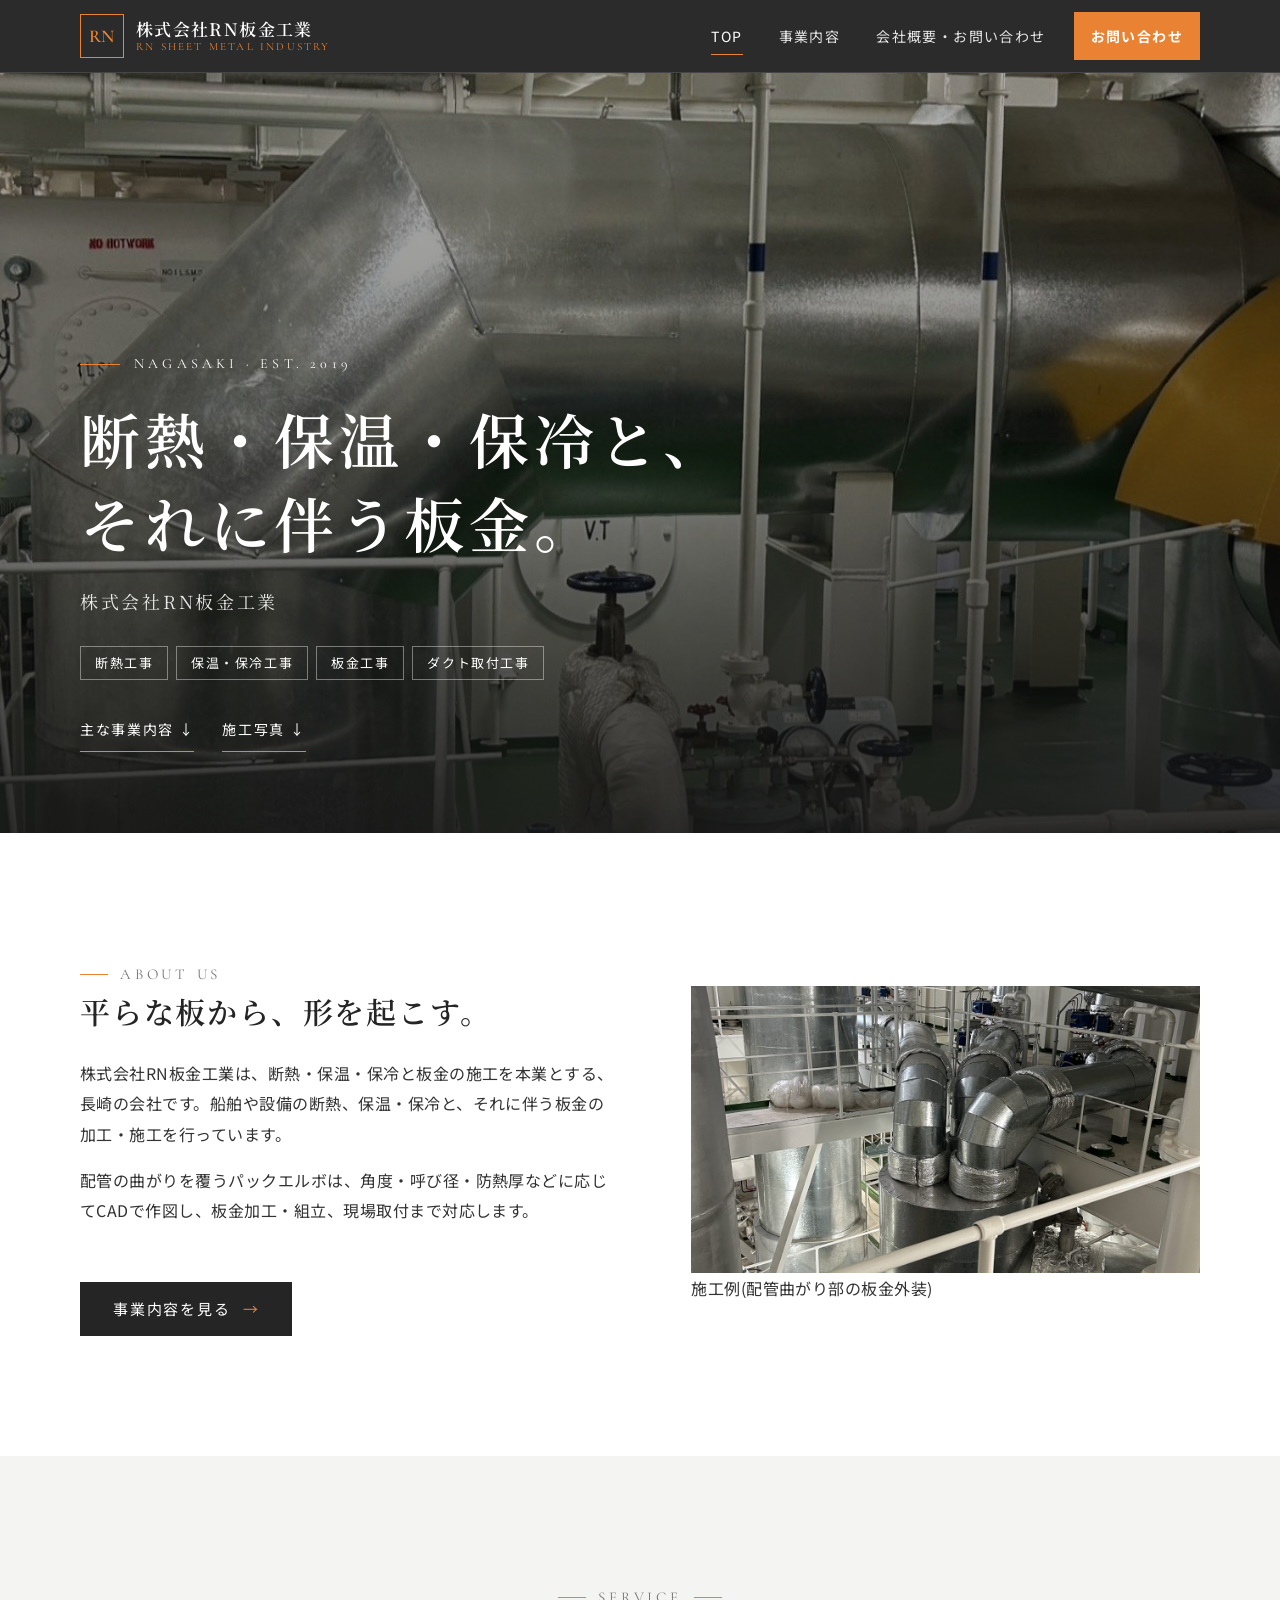
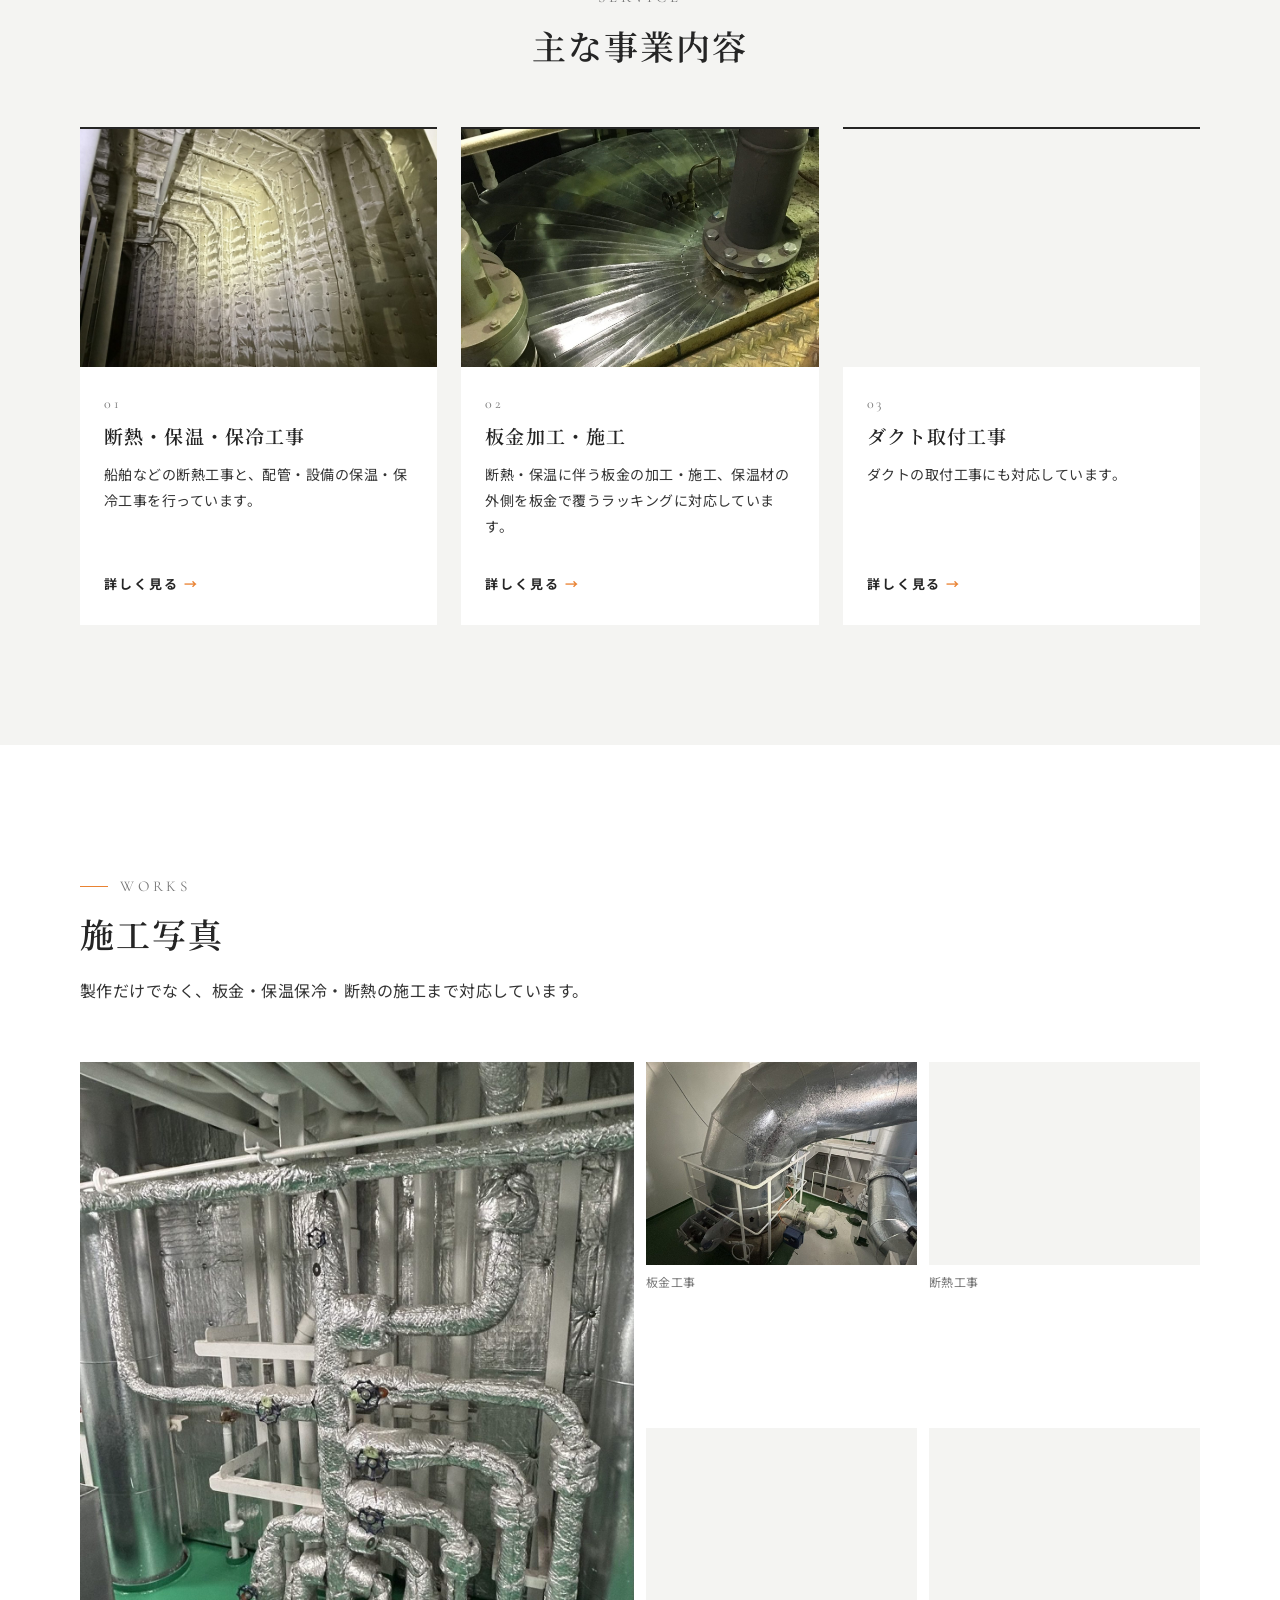
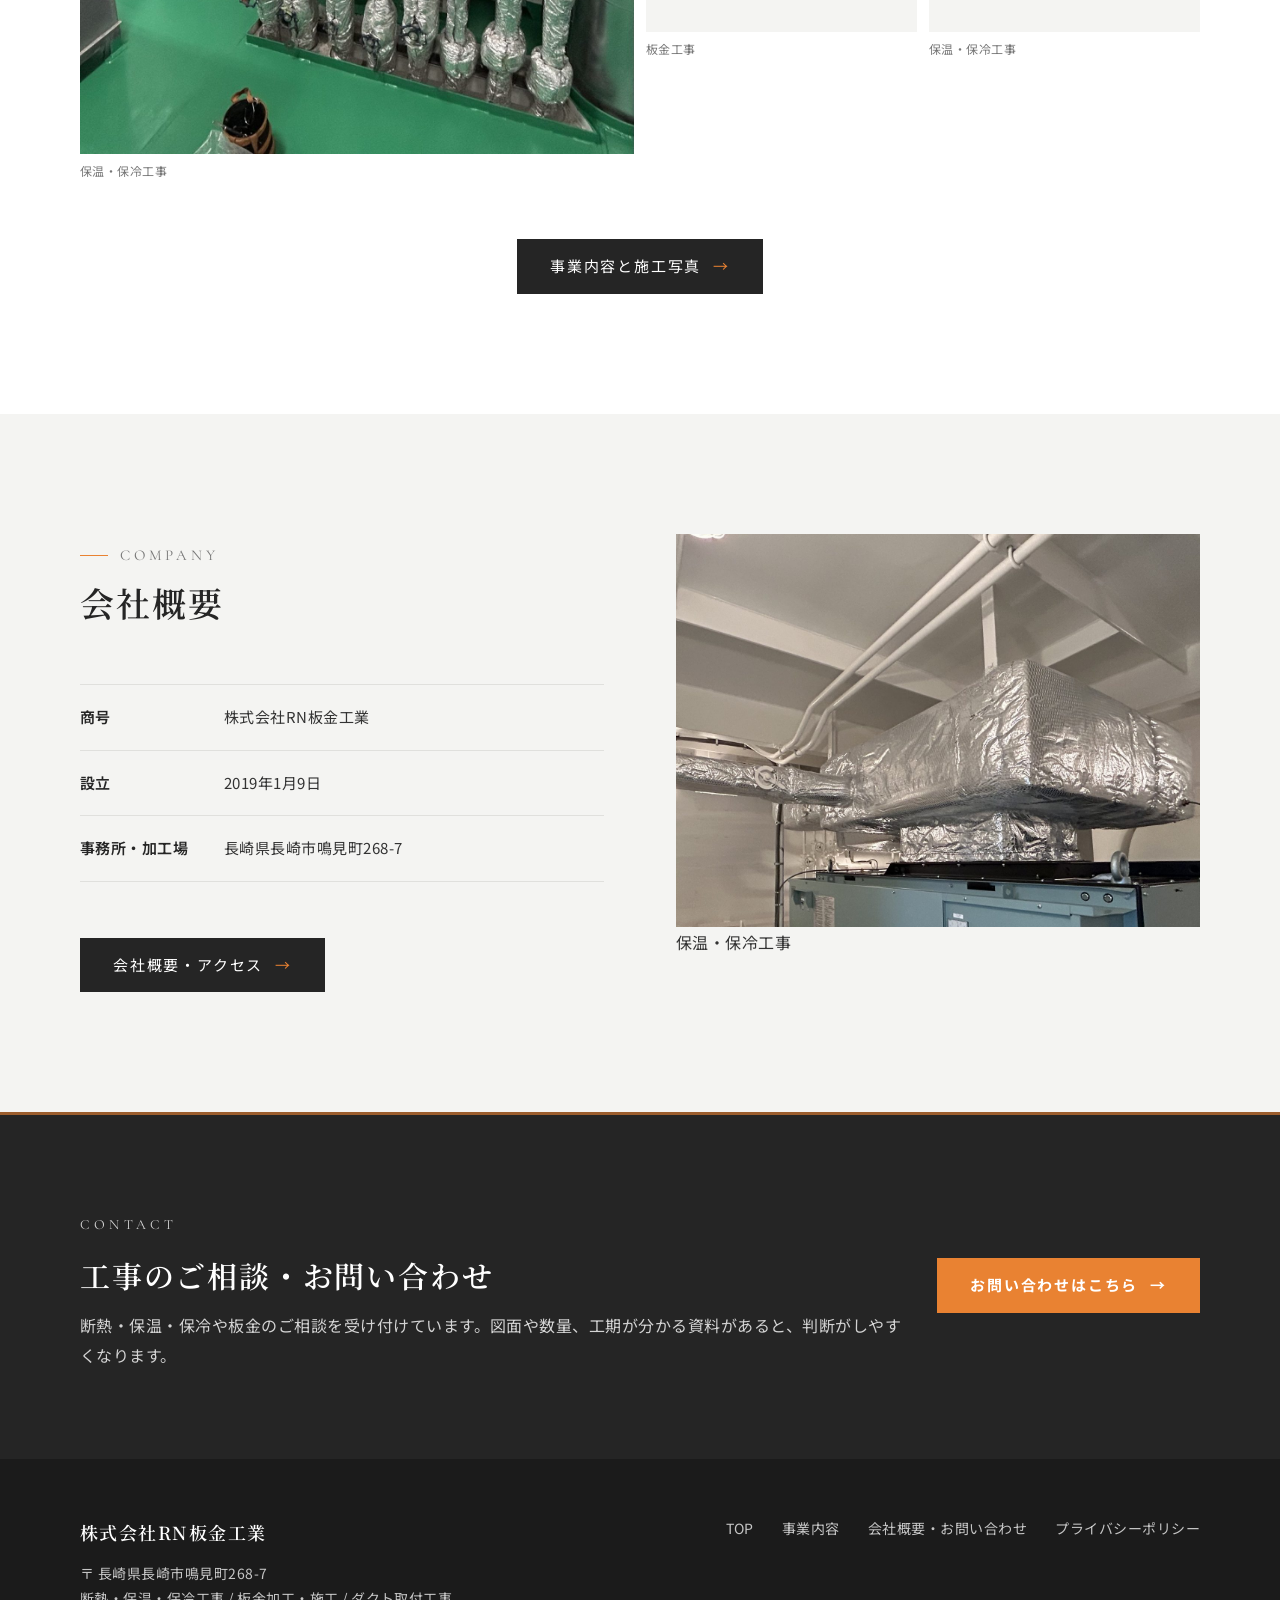
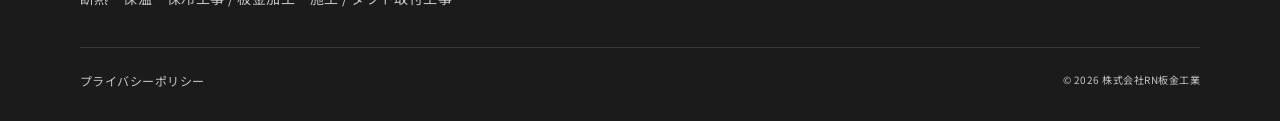
<file: index.html>
<!DOCTYPE html>
<html lang="ja">
<head>
<meta charset="UTF-8">
<meta name="viewport" content="width=device-width, initial-scale=1">
<title>長崎の断熱・板金・保温保冷工事 | 株式会社RN板金工業</title>
<meta name="description" content="株式会社RN板金工業は長崎市を拠点に、船舶や設備の断熱工事、保温・保冷工事、それに伴う板金加工・施工、ダクト取付工事に対応しています。">
<meta name="theme-color" content="#252525">
<!-- <link rel="icon" href="assets/img/favicon.png"> ファビコンは顧客ごとに差し替え -->
<link rel="preconnect" href="https://fonts.googleapis.com">
<link rel="preconnect" href="https://fonts.gstatic.com" crossorigin>
<link href="https://fonts.googleapis.com/css2?family=Cormorant+Garamond:wght@500;600&family=Noto+Sans+JP:wght@400;500;700&family=Noto+Serif+JP:wght@500;600&display=swap" rel="stylesheet">
<link rel="stylesheet" href="assets/css/style.css">
</head>
<body data-page="top">
<a class="skip-link" href="#main">本文へ移動</a>
<div id="top"></div><header class="site-header">
  <div class="container">
    <a class="brand" href="index.html" aria-label="株式会社RN板金工業 トップページへ">
      <span class="brand__mark" aria-hidden="true">RN</span><!-- ロゴ画像を使う場合:<img class="brand__logo" src="assets/img/logo.png" alt="" width="44" height="44"> -->
      <span class="brand__text"><span class="brand__name">株式会社RN板金工業</span><span class="brand__en">RN SHEET METAL INDUSTRY</span></span>
    </a>
    <button class="menu-btn" type="button" aria-expanded="false" aria-controls="gnav" aria-label="メニューを開く"><span></span></button>
    <nav class="gnav" id="gnav" aria-label="メインメニュー">
      <ul>
        <li><a href="index.html" aria-current="page">TOP</a></li><li><a href="service.html">事業内容</a></li><li><a href="company.html">会社概要・お問い合わせ</a></li><li class="gnav__cta"><a href="company.html#contact">お問い合わせ</a></li>
      </ul>
    </nav>
  </div>
</header>

<main id="main">
  <section class="fv">
    <figure class="fv__bg"><img src="assets/img/sm-r3.jpg" alt="" fetchpriority="high"></figure>
    <div class="container fv__inner">
      <p class="fv__meta">NAGASAKI · EST. 2019</p>
      <h1>断熱・保温・保冷と、<br>それに伴う板金。</h1>
      <p class="fv__company">株式会社RN板金工業</p>
      <ul class="fv__tags"><li>断熱工事</li><li>保温・保冷工事</li><li>板金工事</li><li>ダクト取付工事</li></ul>
      <p class="fv__links"><a href="#service">主な事業内容 ↓</a><a href="#works">施工写真 ↓</a></p>
    </div>
  </section>

  <section class="section section--white" id="about">
    <div class="container about">
      <div class="about__text reveal">
        <div class="sec-head" style="margin-bottom:0"><p class="sec-head__en">ABOUT US</p></div>
        <h2>平らな板から、形を起こす。</h2>
        <p>株式会社RN板金工業は、断熱・保温・保冷と板金の施工を本業とする、長崎の会社です。船舶や設備の断熱、保温・保冷と、それに伴う板金の加工・施工を行っています。</p>
        <p>配管の曲がりを覆うパックエルボは、角度・呼び径・防熱厚などに応じてCADで作図し、板金加工・組立、現場取付まで対応します。</p>
        <p class="u-mt-l"><a class="btn" href="service.html">事業内容を見る</a></p>
      </div>
      <div class="about__photos reveal">
        <figure class="photo"><div class="ph ph--wide"><img src="assets/img/tp-site-s.jpg" alt="太い配管の曲がり部分を板金で覆った設備の現場" loading="lazy" decoding="async"></div><figcaption>施工例(配管曲がり部の板金外装)</figcaption></figure>
      </div>
    </div>
  </section>

  <section class="section" id="service">
    <div class="container">
      <div class="sec-head sec-head--center reveal">
        <p class="sec-head__en">SERVICE</p>
        <h2>主な事業内容</h2>
      </div>
      <div class="svc-grid">
        <a class="svc-card reveal" href="service.html#insulation">
          <figure class="photo"><div class="ph"><img src="assets/img/in-hero1.jpg" alt="壁と天井一面に、ピンで留めたキルト状の断熱材が張られた区画" loading="lazy" decoding="async"></div></figure>
          <div class="svc-card__body"><span class="svc-card__no">01</span><h3>断熱・保温・保冷工事</h3><p>船舶などの断熱工事と、配管・設備の保温・保冷工事を行っています。</p><span class="svc-card__more">詳しく見る</span></div>
        </a>
        <a class="svc-card reveal" href="service.html#sheet-metal">
          <figure class="photo"><div class="ph"><img src="assets/img/sm-r1.jpg" alt="配管の根元まわりを放射状に継いだ板金で覆った外装" loading="lazy" decoding="async"></div></figure>
          <div class="svc-card__body"><span class="svc-card__no">02</span><h3>板金加工・施工</h3><p>断熱・保温に伴う板金の加工・施工、保温材の外側を板金で覆うラッキングに対応しています。</p><span class="svc-card__more">詳しく見る</span></div>
        </a>
        <a class="svc-card reveal" href="service.html#duct">
          <figure class="photo"><div class="ph"><img src="assets/img/duct-3.jpg" alt="船内の区画に取り付けられた亜鉛めっきの角ダクト" loading="lazy" decoding="async"></div></figure>
          <div class="svc-card__body"><span class="svc-card__no">03</span><h3>ダクト取付工事</h3><p>ダクトの取付工事にも対応しています。</p><span class="svc-card__more">詳しく見る</span></div>
        </a>
      </div>
    </div>
  </section>

  <section class="section section--white" id="works">
    <div class="container">
      <div class="sec-head reveal">
        <p class="sec-head__en">WORKS</p>
        <h2>施工写真</h2>
        <p class="sec-head__lead">製作だけでなく、板金・保温保冷・断熱の施工まで対応しています。</p>
      </div>
      <div class="works reveal">
        <figure class="photo"><div class="ph"><img src="assets/img/tc-hero.jpg" alt="アルミ箔状の被覆材で巻かれた、弁の付いた何本もの配管" loading="lazy" decoding="async"></div><figcaption>保温・保冷工事</figcaption></figure>
        <figure class="photo"><div class="ph"><img src="assets/img/sm-r2.jpg" alt="大径配管の曲がり部分を板金で覆った外装" loading="lazy" decoding="async"></div><figcaption>板金工事</figcaption></figure>
        <figure class="photo"><div class="ph"><img src="assets/img/in-hero2.jpg" alt="配管の奥の天井に、ピンで留めた銀色の断熱材が張られている" loading="lazy" decoding="async"></div><figcaption>断熱工事</figcaption></figure>
        <figure class="photo"><div class="ph"><img src="assets/img/sm-r4.jpg" alt="大径の配管・機器まわりを板金で覆った外装と作業員" loading="lazy" decoding="async"></div><figcaption>板金工事</figcaption></figure>
        <figure class="photo"><div class="ph"><img src="assets/img/tc-r3.jpg" alt="白い保温材で覆われた弁付きの配管と、作業中の作業員" loading="lazy" decoding="async"></div><figcaption>保温・保冷工事</figcaption></figure>
      </div>
      <p class="u-mt-l u-center"><a class="btn" href="service.html">事業内容と施工写真</a></p>
    </div>
  </section>

  <section class="section" id="company">
    <div class="container info-split">
      <div class="reveal">
        <div class="sec-head"><p class="sec-head__en">COMPANY</p><h2>会社概要</h2></div>
        <dl class="dl-table">
          <div><dt>商号</dt><dd>株式会社RN板金工業</dd></div>
          <div><dt>設立</dt><dd>2019年1月9日</dd></div>
          <div><dt>事務所・加工場</dt><dd>長崎県長崎市鳴見町268-7</dd></div>
        </dl>
        <p class="u-mt-l"><a class="btn" href="company.html">会社概要・アクセス</a></p>
      </div>
      <div class="reveal">
        <figure class="photo"><div class="ph"><img src="assets/img/tc-r2.jpg" alt="機器の上部で、アルミ被覆材で覆われた区画" loading="lazy" decoding="async"></div><figcaption>保温・保冷工事</figcaption></figure>
      </div>
    </div>
  </section>
<section class="cta">
  <div class="container reveal">
    <div>
      <p class="cta__en">CONTACT</p>
      <h2>工事のご相談・お問い合わせ</h2>
      <p>断熱・保温・保冷や板金のご相談を受け付けています。図面や数量、工期が分かる資料があると、判断がしやすくなります。</p>
    </div>
    <a class="btn btn--light" href="company.html#contact">お問い合わせはこちら</a>
  </div>
</section>
</main>
<footer class="site-footer">
  <div class="container">
    <div class="footer-top">
      <div class="footer-brand">
        <span class="brand__name">株式会社RN板金工業</span>
        <address>〒 長崎県長崎市鳴見町268-7<br>断熱・保温・保冷工事 / 板金加工・施工 / ダクト取付工事</address>
      </div>
      <nav class="footer-nav" aria-label="フッターメニュー"><ul><li><a href="index.html">TOP</a></li><li><a href="service.html">事業内容</a></li><li><a href="company.html">会社概要・お問い合わせ</a></li><li><a href="privacy.html">プライバシーポリシー</a></li></ul></nav>
    </div>
    <div class="footer-bottom">
      <a href="privacy.html">プライバシーポリシー</a>
      <small>&copy; <span data-year>2026</span> 株式会社RN板金工業</small>
    </div>
  </div>
</footer>
<a class="pagetop" href="#top" aria-label="ページの先頭へ">↑</a>
<script src="assets/js/main.js"></script>
</body>
</html>
</file>
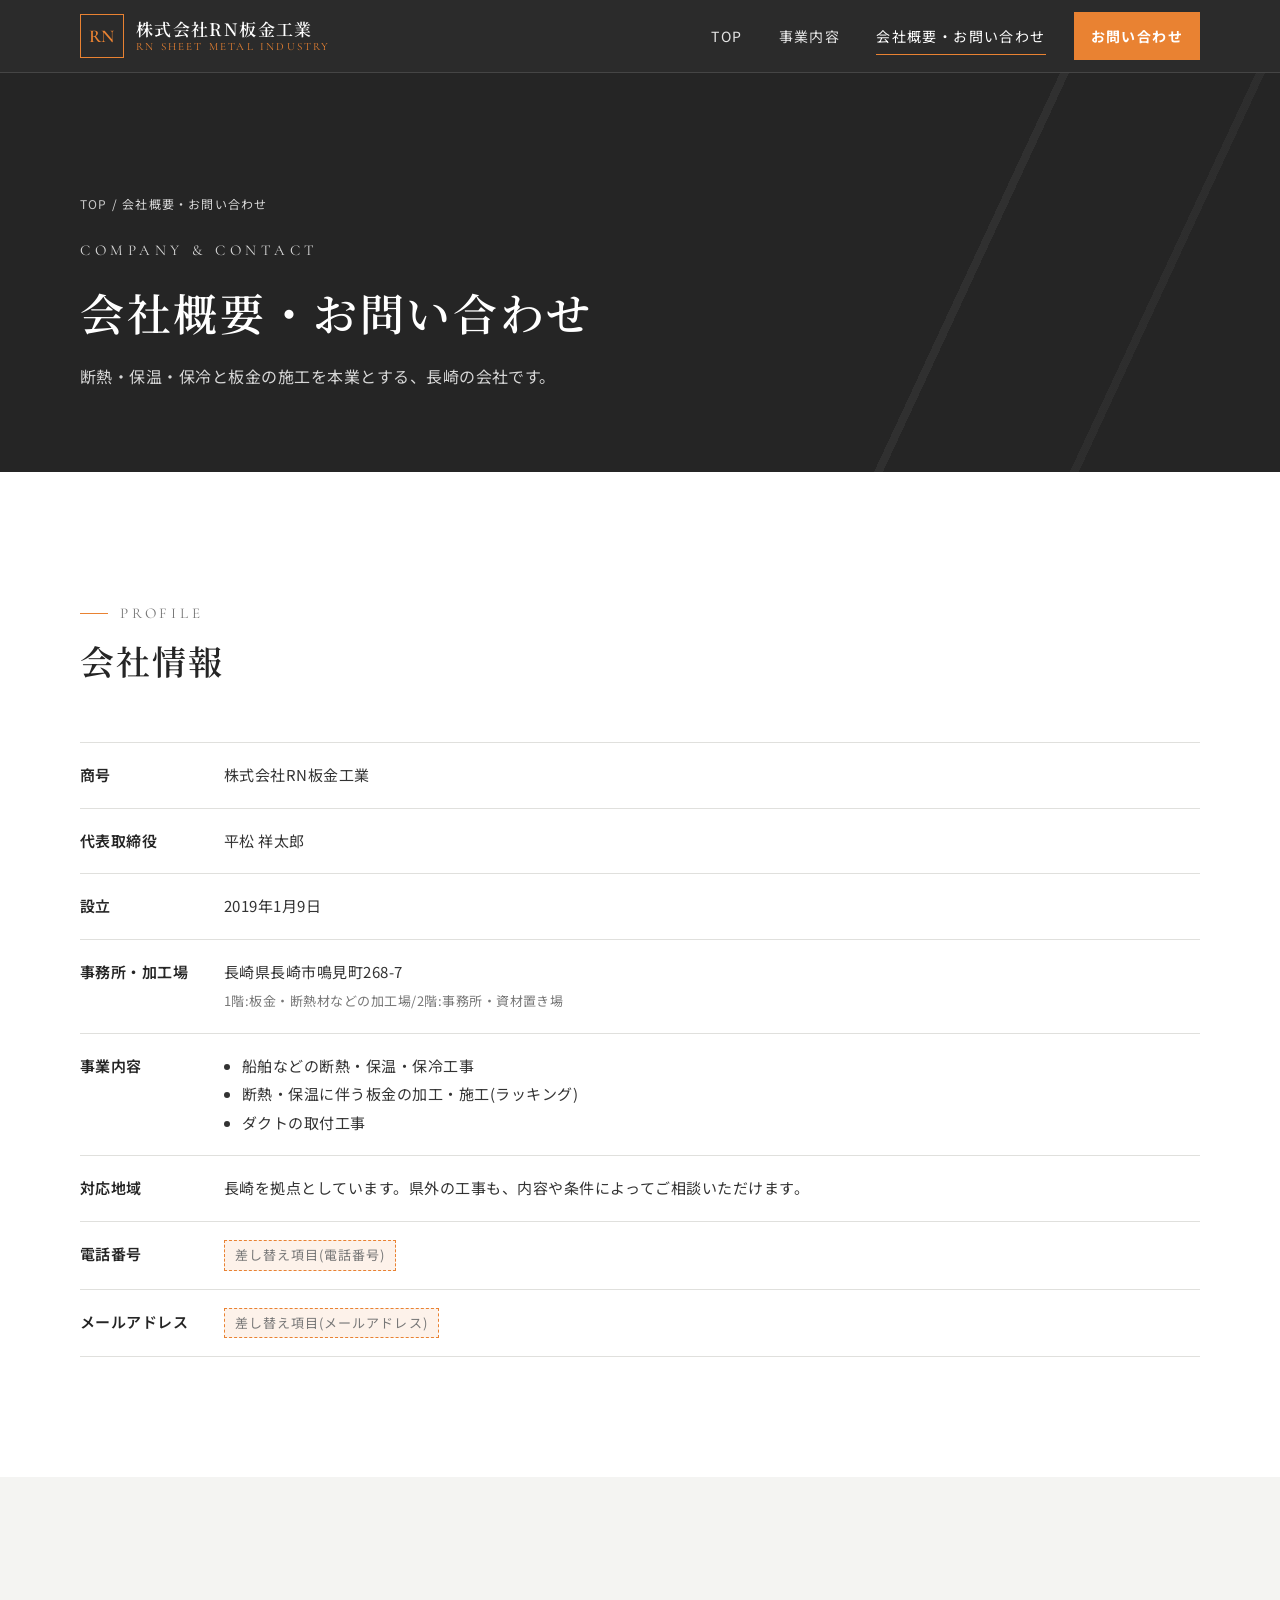
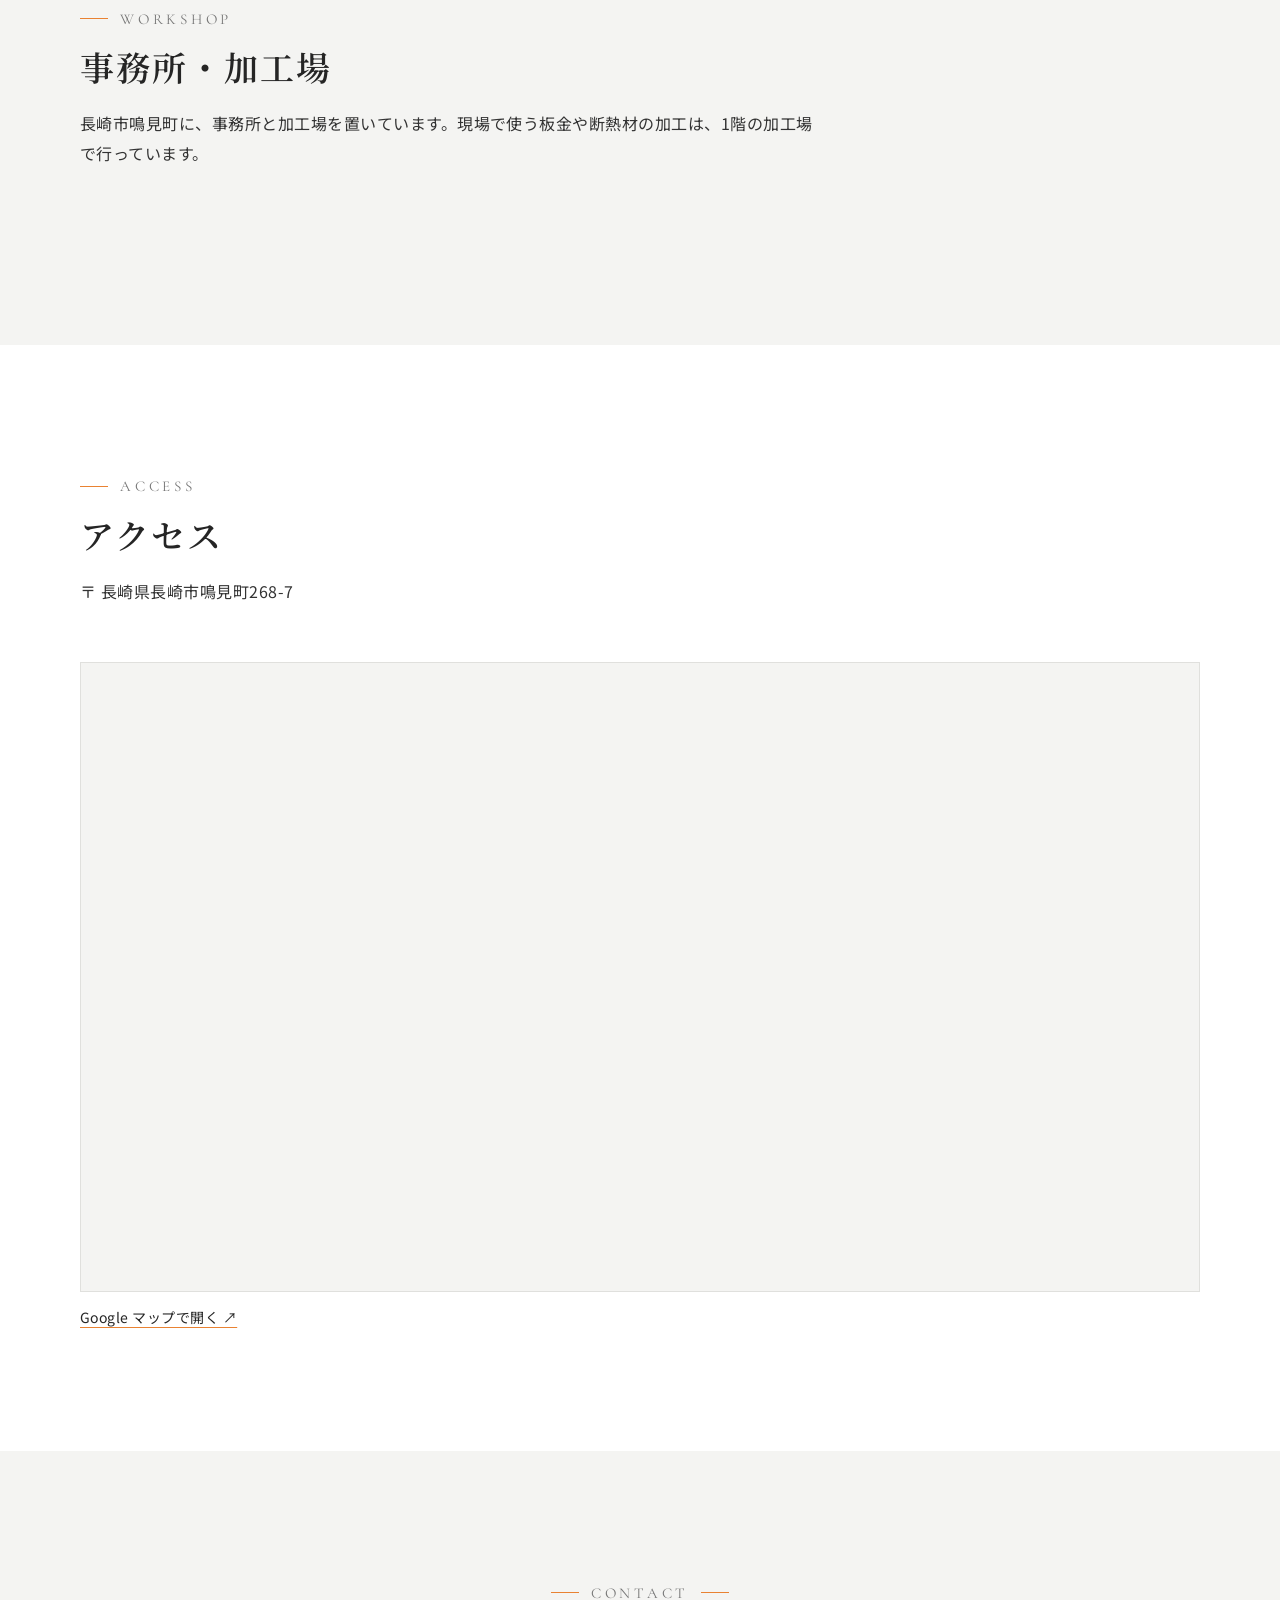
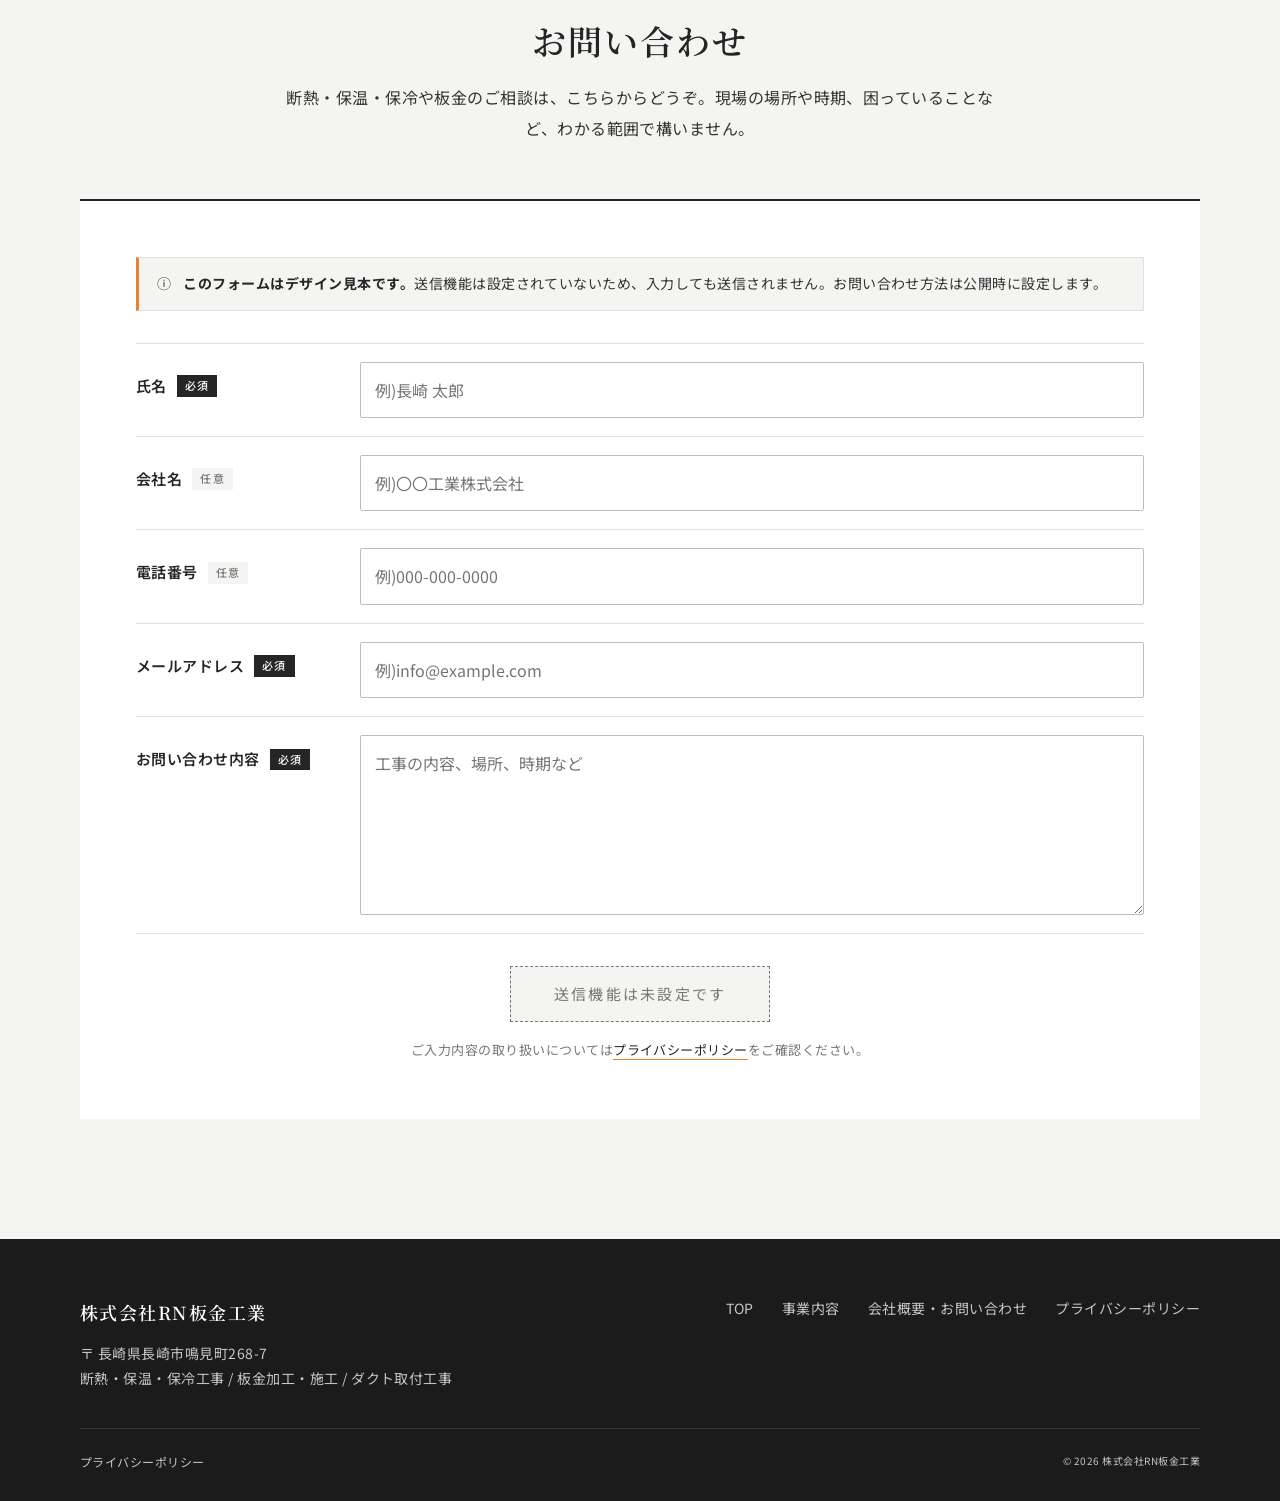
<file: company.html>
<!DOCTYPE html>
<html lang="ja">
<head>
<meta charset="UTF-8">
<meta name="viewport" content="width=device-width, initial-scale=1">
<title>会社概要・お問い合わせ | 株式会社RN板金工業</title>
<meta name="description" content="株式会社RN板金工業の会社概要・アクセス・お問い合わせ。長崎県長崎市鳴見町268-7の事務所・加工場をご案内します。">
<meta name="theme-color" content="#252525">
<!-- <link rel="icon" href="assets/img/favicon.png"> ファビコンは顧客ごとに差し替え -->
<link rel="preconnect" href="https://fonts.googleapis.com">
<link rel="preconnect" href="https://fonts.gstatic.com" crossorigin>
<link href="https://fonts.googleapis.com/css2?family=Cormorant+Garamond:wght@500;600&family=Noto+Sans+JP:wght@400;500;700&family=Noto+Serif+JP:wght@500;600&display=swap" rel="stylesheet">
<link rel="stylesheet" href="assets/css/style.css">
</head>
<body data-page="company">
<a class="skip-link" href="#main">本文へ移動</a>
<div id="top"></div><header class="site-header">
  <div class="container">
    <a class="brand" href="index.html" aria-label="株式会社RN板金工業 トップページへ">
      <span class="brand__mark" aria-hidden="true">RN</span><!-- ロゴ画像を使う場合:<img class="brand__logo" src="assets/img/logo.png" alt="" width="44" height="44"> -->
      <span class="brand__text"><span class="brand__name">株式会社RN板金工業</span><span class="brand__en">RN SHEET METAL INDUSTRY</span></span>
    </a>
    <button class="menu-btn" type="button" aria-expanded="false" aria-controls="gnav" aria-label="メニューを開く"><span></span></button>
    <nav class="gnav" id="gnav" aria-label="メインメニュー">
      <ul>
        <li><a href="index.html">TOP</a></li><li><a href="service.html">事業内容</a></li><li><a href="company.html" aria-current="page">会社概要・お問い合わせ</a></li><li class="gnav__cta"><a href="company.html#contact">お問い合わせ</a></li>
      </ul>
    </nav>
  </div>
</header>

<main id="main">
  <section class="page-hero">
    <div class="container">
      <p class="breadcrumb"><a href="index.html">TOP</a> / 会社概要・お問い合わせ</p>
      <p class="page-hero__en">COMPANY &amp; CONTACT</p>
      <h1>会社概要・お問い合わせ</h1>
      <p>断熱・保温・保冷と板金の施工を本業とする、長崎の会社です。</p>
    </div>
  </section>

  <section class="section section--white" id="profile">
    <div class="container">
      <div class="sec-head reveal"><p class="sec-head__en">PROFILE</p><h2>会社情報</h2></div>
      <dl class="dl-table reveal">
        <div><dt>商号</dt><dd>株式会社RN板金工業</dd></div>
        <div><dt>代表取締役</dt><dd>平松 祥太郎</dd></div>
        <div><dt>設立</dt><dd>2019年1月9日</dd></div>
        <div><dt>事務所・加工場</dt><dd>長崎県長崎市鳴見町268-7<br><span class="caption">1階:板金・断熱材などの加工場/2階:事務所・資材置き場</span></dd></div>
        <div><dt>事業内容</dt><dd><ul><li>船舶などの断熱・保温・保冷工事</li><li>断熱・保温に伴う板金の加工・施工(ラッキング)</li><li>ダクトの取付工事</li></ul></dd></div>
        <div><dt>対応地域</dt><dd>長崎を拠点としています。県外の工事も、内容や条件によってご相談いただけます。</dd></div>
        <!-- 差し替え項目:既存サイトに掲載がないため仮置き。確定したら replace-slot を実際の値に置き換える -->
        <div><dt>電話番号</dt><dd><span class="replace-slot" data-replace="tel">差し替え項目(電話番号)</span></dd></div>
        <div><dt>メールアドレス</dt><dd><span class="replace-slot" data-replace="mail">差し替え項目(メールアドレス)</span></dd></div>
      </dl>
    </div>
  </section>

  <section class="section">
    <div class="container">
      <div class="sec-head reveal"><p class="sec-head__en">WORKSHOP</p><h2>事務所・加工場</h2>
        <p class="sec-head__lead">長崎市鳴見町に、事務所と加工場を置いています。現場で使う板金や断熱材の加工は、1階の加工場で行っています。</p></div>
      <!-- 加工場の写真を追加する場合:
      <div class="two-photos reveal">
        <figure class="photo"><div class="ph"><img src="assets/img/co-shop-1.jpg" alt="1階 加工場の全景" loading="lazy"></div><figcaption>1階 加工場の全景</figcaption></figure>
        <figure class="photo"><div class="ph"><img src="assets/img/co-shop-2.jpg" alt="加工場の設備と加工スペース" loading="lazy"></div><figcaption>加工場の設備と加工スペース</figcaption></figure>
      </div> -->
    </div>
  </section>

  <section class="section section--white" id="access">
    <div class="container">
      <div class="sec-head reveal"><p class="sec-head__en">ACCESS</p><h2>アクセス</h2>
        <p class="sec-head__lead">〒 長崎県長崎市鳴見町268-7</p></div>
      <div class="map-wrap reveal">
        <iframe src="https://www.google.com/maps?q=%E9%95%B7%E5%B4%8E%E7%9C%8C%E9%95%B7%E5%B4%8E%E5%B8%82%E9%B3%B4%E8%A6%8B%E7%94%BA268-7&amp;output=embed&amp;z=16" title="株式会社RN板金工業 の地図" loading="lazy" referrerpolicy="no-referrer-when-downgrade" allowfullscreen></iframe>
      </div>
      <a class="map-link" href="https://www.google.com/maps/search/?api=1&amp;query=%E9%95%B7%E5%B4%8E%E7%9C%8C%E9%95%B7%E5%B4%8E%E5%B8%82%E9%B3%B4%E8%A6%8B%E7%94%BA268-7" target="_blank" rel="noopener">Google マップで開く ↗</a>
    </div>
  </section>

  <section class="section section--sub" id="contact">
    <div class="container">
      <div class="sec-head sec-head--center reveal"><p class="sec-head__en">CONTACT</p><h2>お問い合わせ</h2>
        <p class="sec-head__lead">断熱・保温・保冷や板金のご相談は、こちらからどうぞ。現場の場所や時期、困っていることなど、わかる範囲で構いません。</p></div>
      <div class="form-card reveal">
        <p class="form-notice" role="note"><span aria-hidden="true">ⓘ</span><span><strong>このフォームはデザイン見本です。</strong>送信機能は設定されていないため、入力しても送信されません。お問い合わせ方法は公開時に設定します。</span></p>
        <form data-demo-form action="#" method="post" novalidate aria-describedby="form-note">
          <div class="form-row"><label for="f-name">氏名 <span class="req">必須</span></label><input id="f-name" name="name" type="text" autocomplete="name" placeholder="例)長崎 太郎"></div>
          <div class="form-row"><label for="f-company">会社名 <span class="opt">任意</span></label><input id="f-company" name="company" type="text" autocomplete="organization" placeholder="例)〇〇工業株式会社"></div>
          <div class="form-row"><label for="f-tel">電話番号 <span class="opt">任意</span></label><input id="f-tel" name="tel" type="tel" autocomplete="tel" inputmode="tel" placeholder="例)000-000-0000"></div>
          <div class="form-row"><label for="f-mail">メールアドレス <span class="req">必須</span></label><input id="f-mail" name="email" type="email" autocomplete="email" inputmode="email" placeholder="例)info@example.com"></div>
          <div class="form-row"><label for="f-msg">お問い合わせ内容 <span class="req">必須</span></label><textarea id="f-msg" name="message" placeholder="工事の内容、場所、時期など"></textarea></div>
          <div class="form-foot">
            <button class="form-submit" type="submit" disabled aria-disabled="true">送信機能は未設定です</button>
            <p id="form-note">ご入力内容の取り扱いについては<a href="privacy.html">プライバシーポリシー</a>をご確認ください。</p>
          </div>
        </form>
      </div>
    </div>
  </section>
</main>
<footer class="site-footer">
  <div class="container">
    <div class="footer-top">
      <div class="footer-brand">
        <span class="brand__name">株式会社RN板金工業</span>
        <address>〒 長崎県長崎市鳴見町268-7<br>断熱・保温・保冷工事 / 板金加工・施工 / ダクト取付工事</address>
      </div>
      <nav class="footer-nav" aria-label="フッターメニュー"><ul><li><a href="index.html">TOP</a></li><li><a href="service.html">事業内容</a></li><li><a href="company.html">会社概要・お問い合わせ</a></li><li><a href="privacy.html">プライバシーポリシー</a></li></ul></nav>
    </div>
    <div class="footer-bottom">
      <a href="privacy.html">プライバシーポリシー</a>
      <small>&copy; <span data-year>2026</span> 株式会社RN板金工業</small>
    </div>
  </div>
</footer>
<a class="pagetop" href="#top" aria-label="ページの先頭へ">↑</a>
<script src="assets/js/main.js"></script>
</body>
</html>
</file>
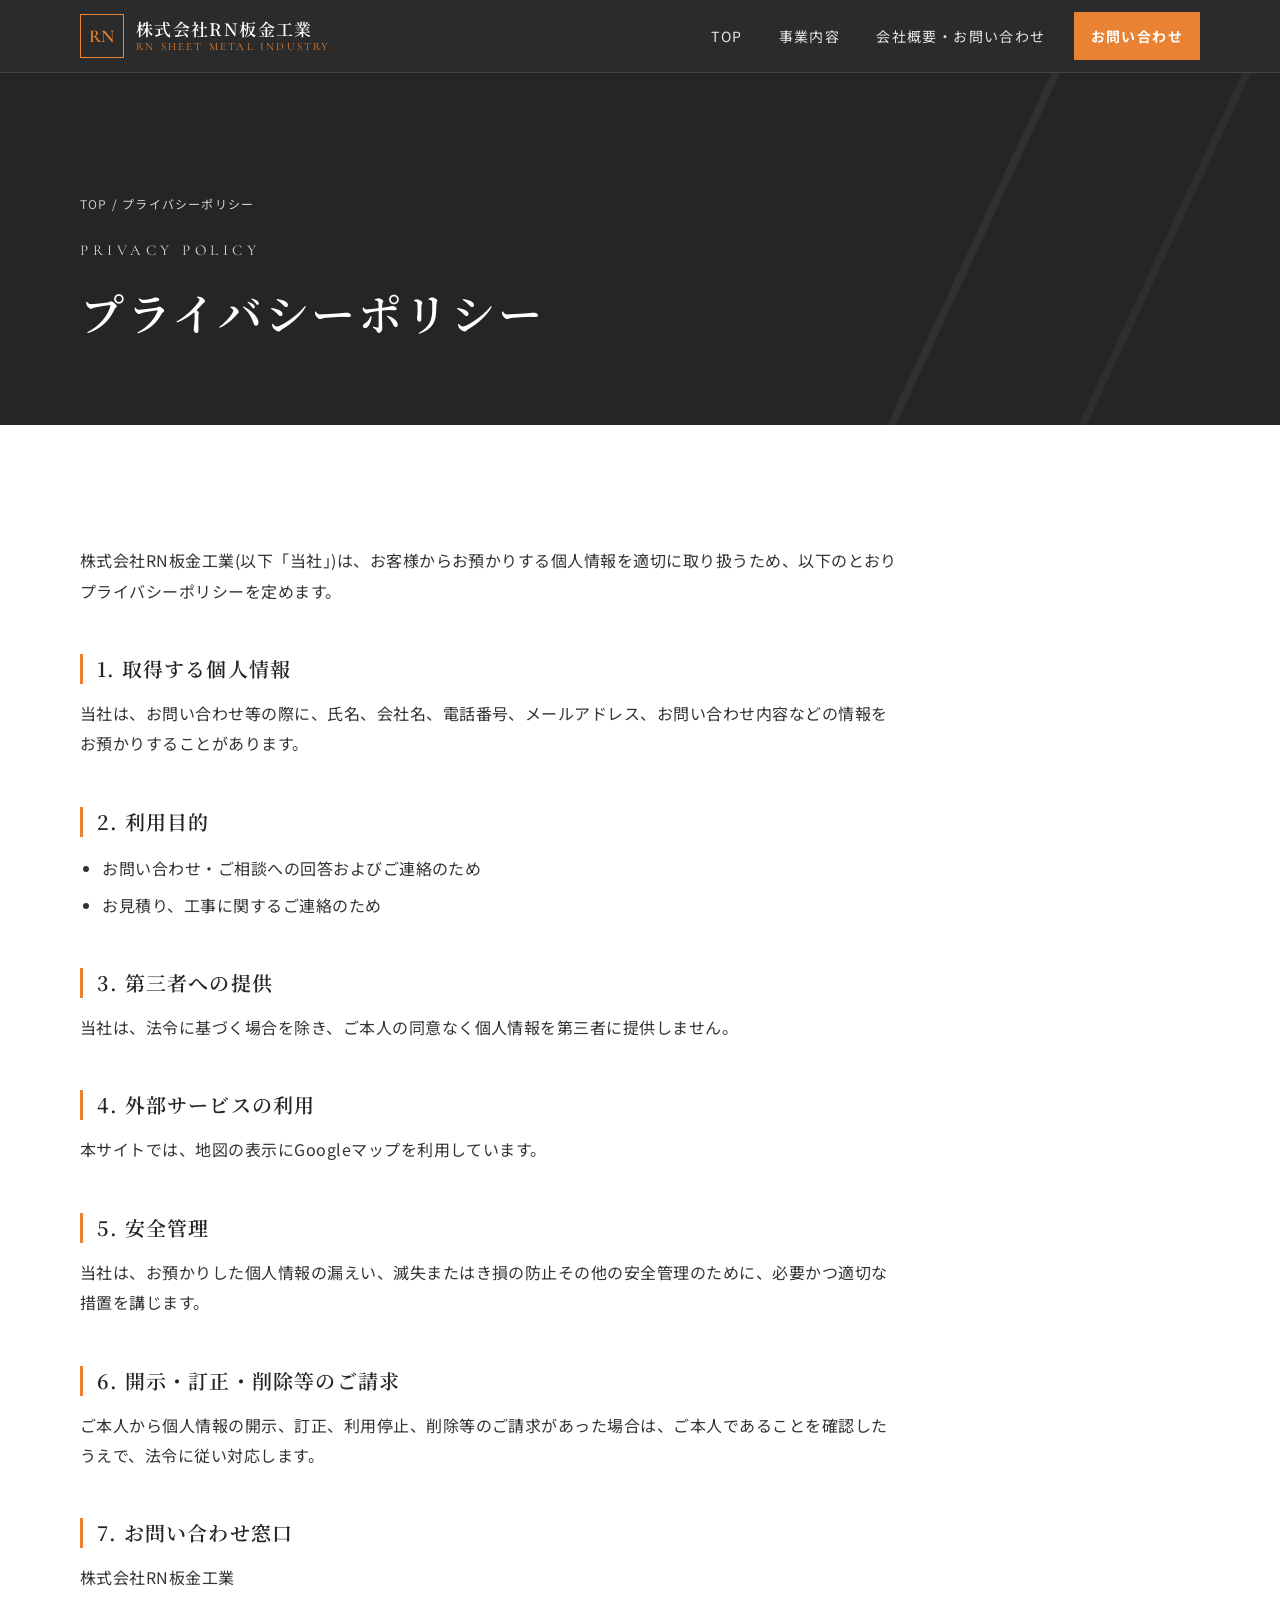
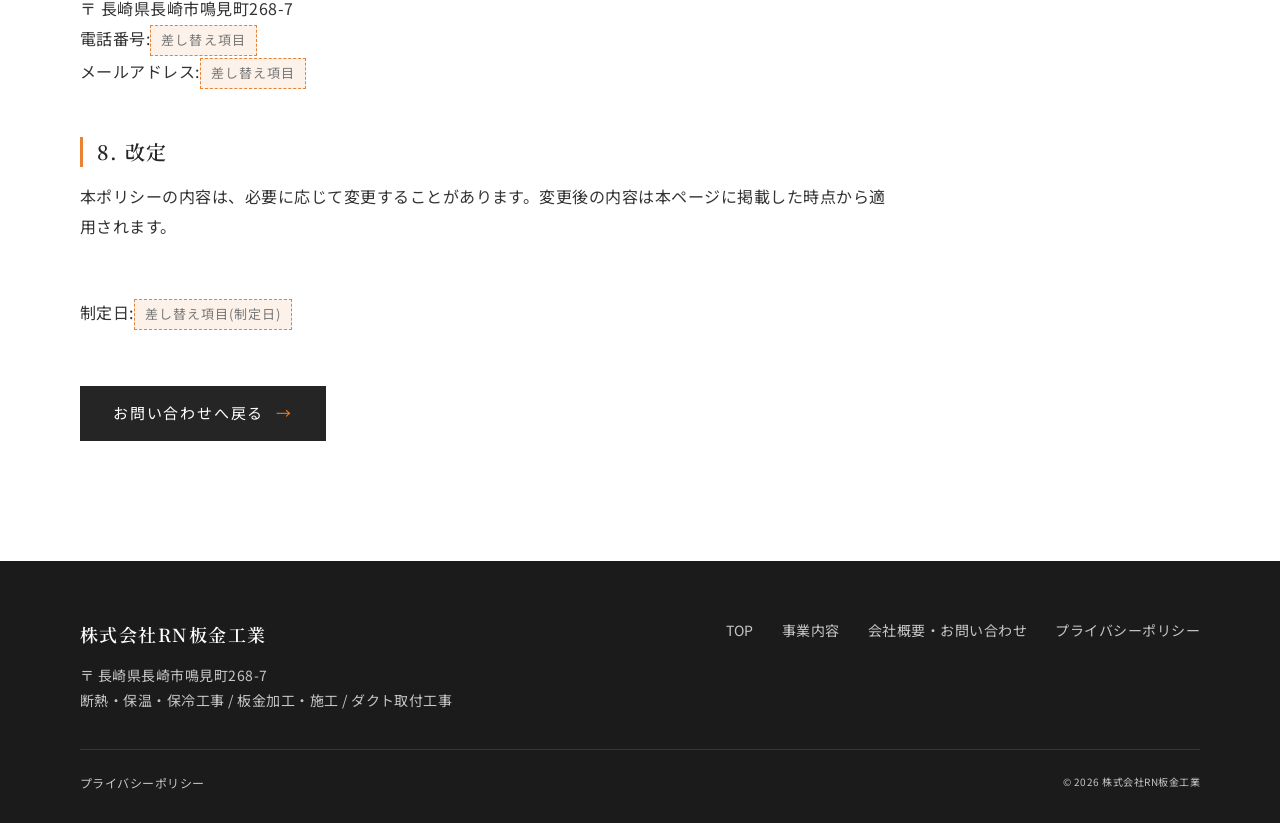
<file: privacy.html>
<!DOCTYPE html>
<html lang="ja">
<head>
<meta charset="UTF-8">
<meta name="viewport" content="width=device-width, initial-scale=1">
<title>プライバシーポリシー | 株式会社RN板金工業</title>
<meta name="description" content="株式会社RN板金工業のプライバシーポリシー(個人情報の取り扱いについて)。">
<meta name="theme-color" content="#252525">
<!-- <link rel="icon" href="assets/img/favicon.png"> ファビコンは顧客ごとに差し替え -->
<link rel="preconnect" href="https://fonts.googleapis.com">
<link rel="preconnect" href="https://fonts.gstatic.com" crossorigin>
<link href="https://fonts.googleapis.com/css2?family=Cormorant+Garamond:wght@500;600&family=Noto+Sans+JP:wght@400;500;700&family=Noto+Serif+JP:wght@500;600&display=swap" rel="stylesheet">
<link rel="stylesheet" href="assets/css/style.css">
</head>
<body data-page="privacy">
<a class="skip-link" href="#main">本文へ移動</a>
<div id="top"></div><header class="site-header">
  <div class="container">
    <a class="brand" href="index.html" aria-label="株式会社RN板金工業 トップページへ">
      <span class="brand__mark" aria-hidden="true">RN</span><!-- ロゴ画像を使う場合:<img class="brand__logo" src="assets/img/logo.png" alt="" width="44" height="44"> -->
      <span class="brand__text"><span class="brand__name">株式会社RN板金工業</span><span class="brand__en">RN SHEET METAL INDUSTRY</span></span>
    </a>
    <button class="menu-btn" type="button" aria-expanded="false" aria-controls="gnav" aria-label="メニューを開く"><span></span></button>
    <nav class="gnav" id="gnav" aria-label="メインメニュー">
      <ul>
        <li><a href="index.html">TOP</a></li><li><a href="service.html">事業内容</a></li><li><a href="company.html">会社概要・お問い合わせ</a></li><li class="gnav__cta"><a href="company.html#contact">お問い合わせ</a></li>
      </ul>
    </nav>
  </div>
</header>

<main id="main">
  <section class="page-hero">
    <div class="container">
      <p class="breadcrumb"><a href="index.html">TOP</a> / プライバシーポリシー</p>
      <p class="page-hero__en">PRIVACY POLICY</p>
      <h1>プライバシーポリシー</h1>
    </div>
  </section>
  <section class="section section--white">
    <div class="container">
      <!-- ひな形:会社情報・問い合わせ方法・利用サービスに合わせて調整してください -->
      <div class="prose">
        <p>株式会社RN板金工業(以下「当社」)は、お客様からお預かりする個人情報を適切に取り扱うため、以下のとおりプライバシーポリシーを定めます。</p>
        <h2>1. 取得する個人情報</h2>
        <p>当社は、お問い合わせ等の際に、氏名、会社名、電話番号、メールアドレス、お問い合わせ内容などの情報をお預かりすることがあります。</p>
        <h2>2. 利用目的</h2>
        <ul>
          <li>お問い合わせ・ご相談への回答およびご連絡のため</li>
          <li>お見積り、工事に関するご連絡のため</li>
        </ul>
        <h2>3. 第三者への提供</h2>
        <p>当社は、法令に基づく場合を除き、ご本人の同意なく個人情報を第三者に提供しません。</p>
        <h2>4. 外部サービスの利用</h2>
        <p>本サイトでは、地図の表示にGoogleマップを利用しています。<!-- フォーム送信サービスやアクセス解析を導入する場合は、ここにサービス名と取り扱いを追記 --></p>
        <h2>5. 安全管理</h2>
        <p>当社は、お預かりした個人情報の漏えい、滅失またはき損の防止その他の安全管理のために、必要かつ適切な措置を講じます。</p>
        <h2>6. 開示・訂正・削除等のご請求</h2>
        <p>ご本人から個人情報の開示、訂正、利用停止、削除等のご請求があった場合は、ご本人であることを確認したうえで、法令に従い対応します。</p>
        <h2>7. お問い合わせ窓口</h2>
        <p>株式会社RN板金工業<br>〒 長崎県長崎市鳴見町268-7<br>電話番号:<span class="replace-slot" data-replace="tel">差し替え項目</span><br>メールアドレス:<span class="replace-slot" data-replace="mail">差し替え項目</span></p>
        <h2>8. 改定</h2>
        <p>本ポリシーの内容は、必要に応じて変更することがあります。変更後の内容は本ページに掲載した時点から適用されます。</p>
        <p class="u-mt-l">制定日:<span class="replace-slot" data-replace="date">差し替え項目(制定日)</span></p>
        <p class="u-mt-l"><a class="btn" href="company.html#contact">お問い合わせへ戻る</a></p>
      </div>
    </div>
  </section>
</main>
<footer class="site-footer">
  <div class="container">
    <div class="footer-top">
      <div class="footer-brand">
        <span class="brand__name">株式会社RN板金工業</span>
        <address>〒 長崎県長崎市鳴見町268-7<br>断熱・保温・保冷工事 / 板金加工・施工 / ダクト取付工事</address>
      </div>
      <nav class="footer-nav" aria-label="フッターメニュー"><ul><li><a href="index.html">TOP</a></li><li><a href="service.html">事業内容</a></li><li><a href="company.html">会社概要・お問い合わせ</a></li><li><a href="privacy.html">プライバシーポリシー</a></li></ul></nav>
    </div>
    <div class="footer-bottom">
      <a href="privacy.html">プライバシーポリシー</a>
      <small>&copy; <span data-year>2026</span> 株式会社RN板金工業</small>
    </div>
  </div>
</footer>
<a class="pagetop" href="#top" aria-label="ページの先頭へ">↑</a>
<script src="assets/js/main.js"></script>
</body>
</html>
</file>
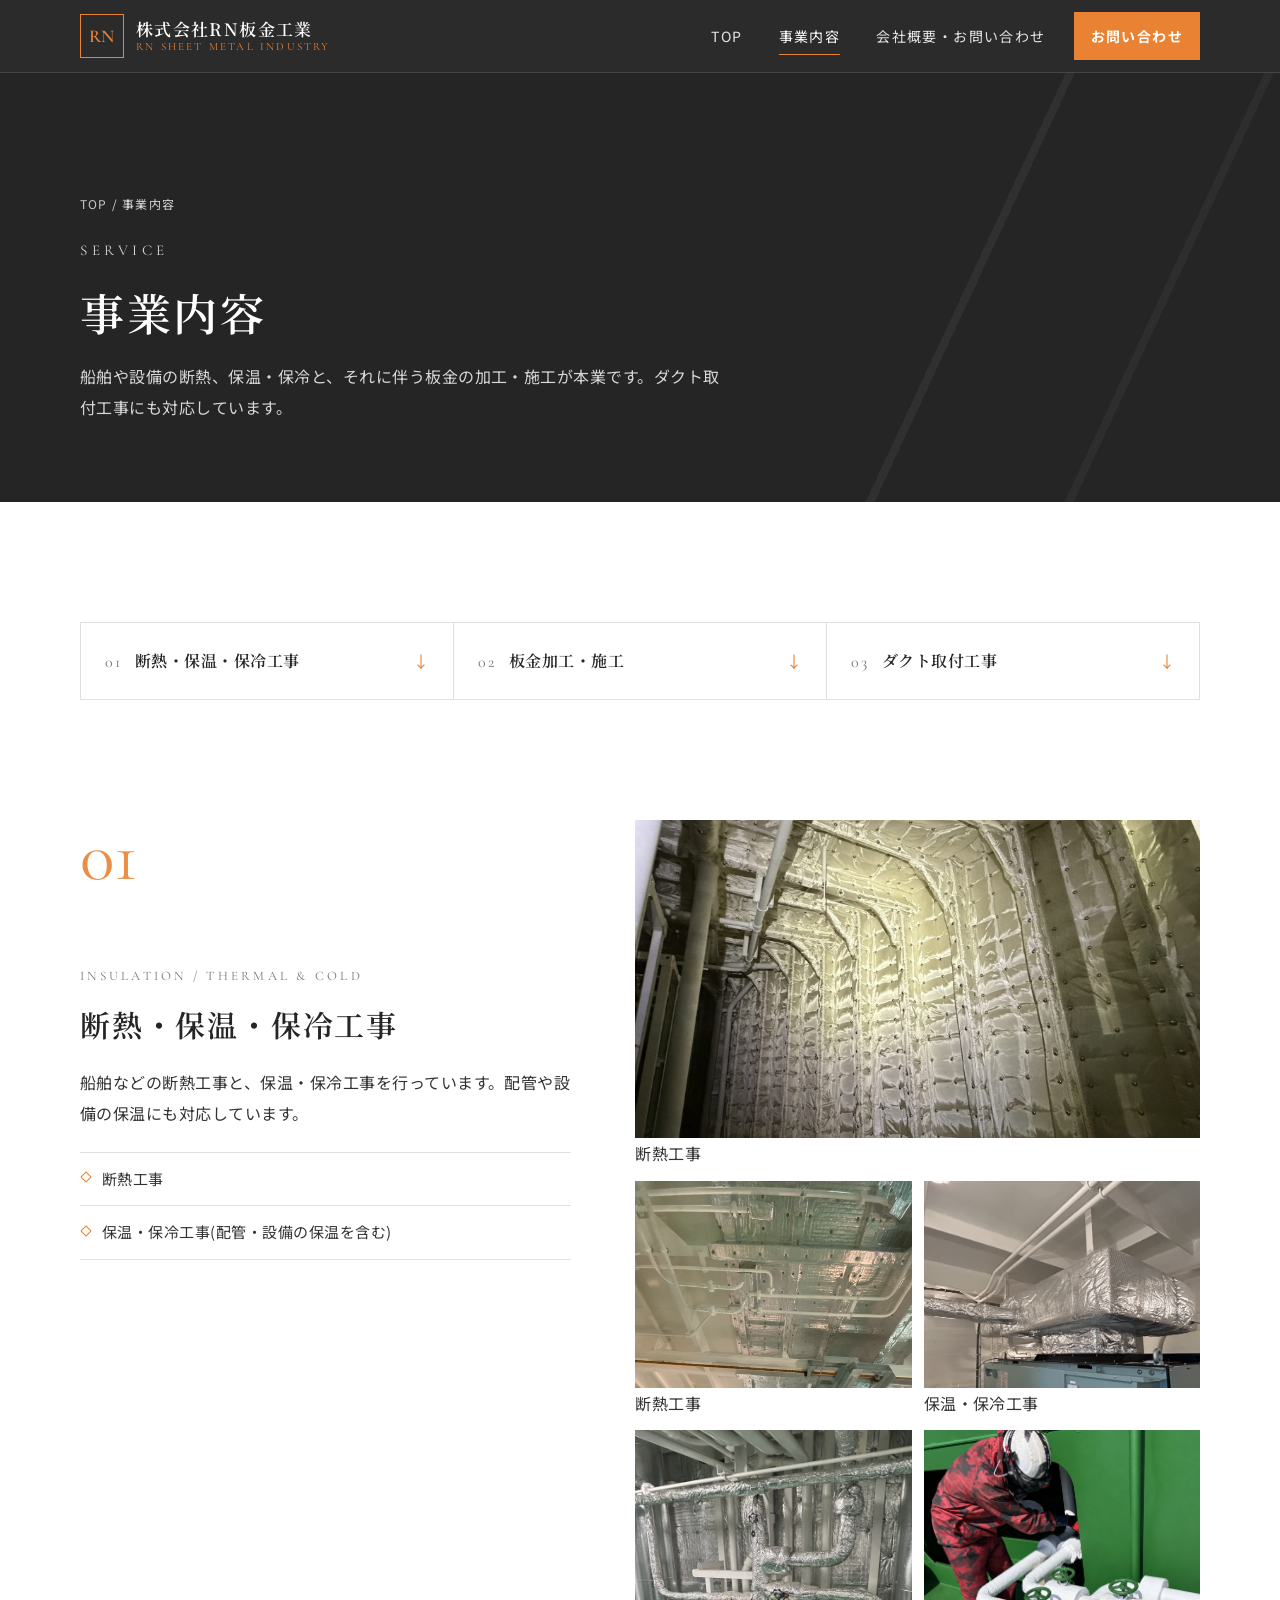
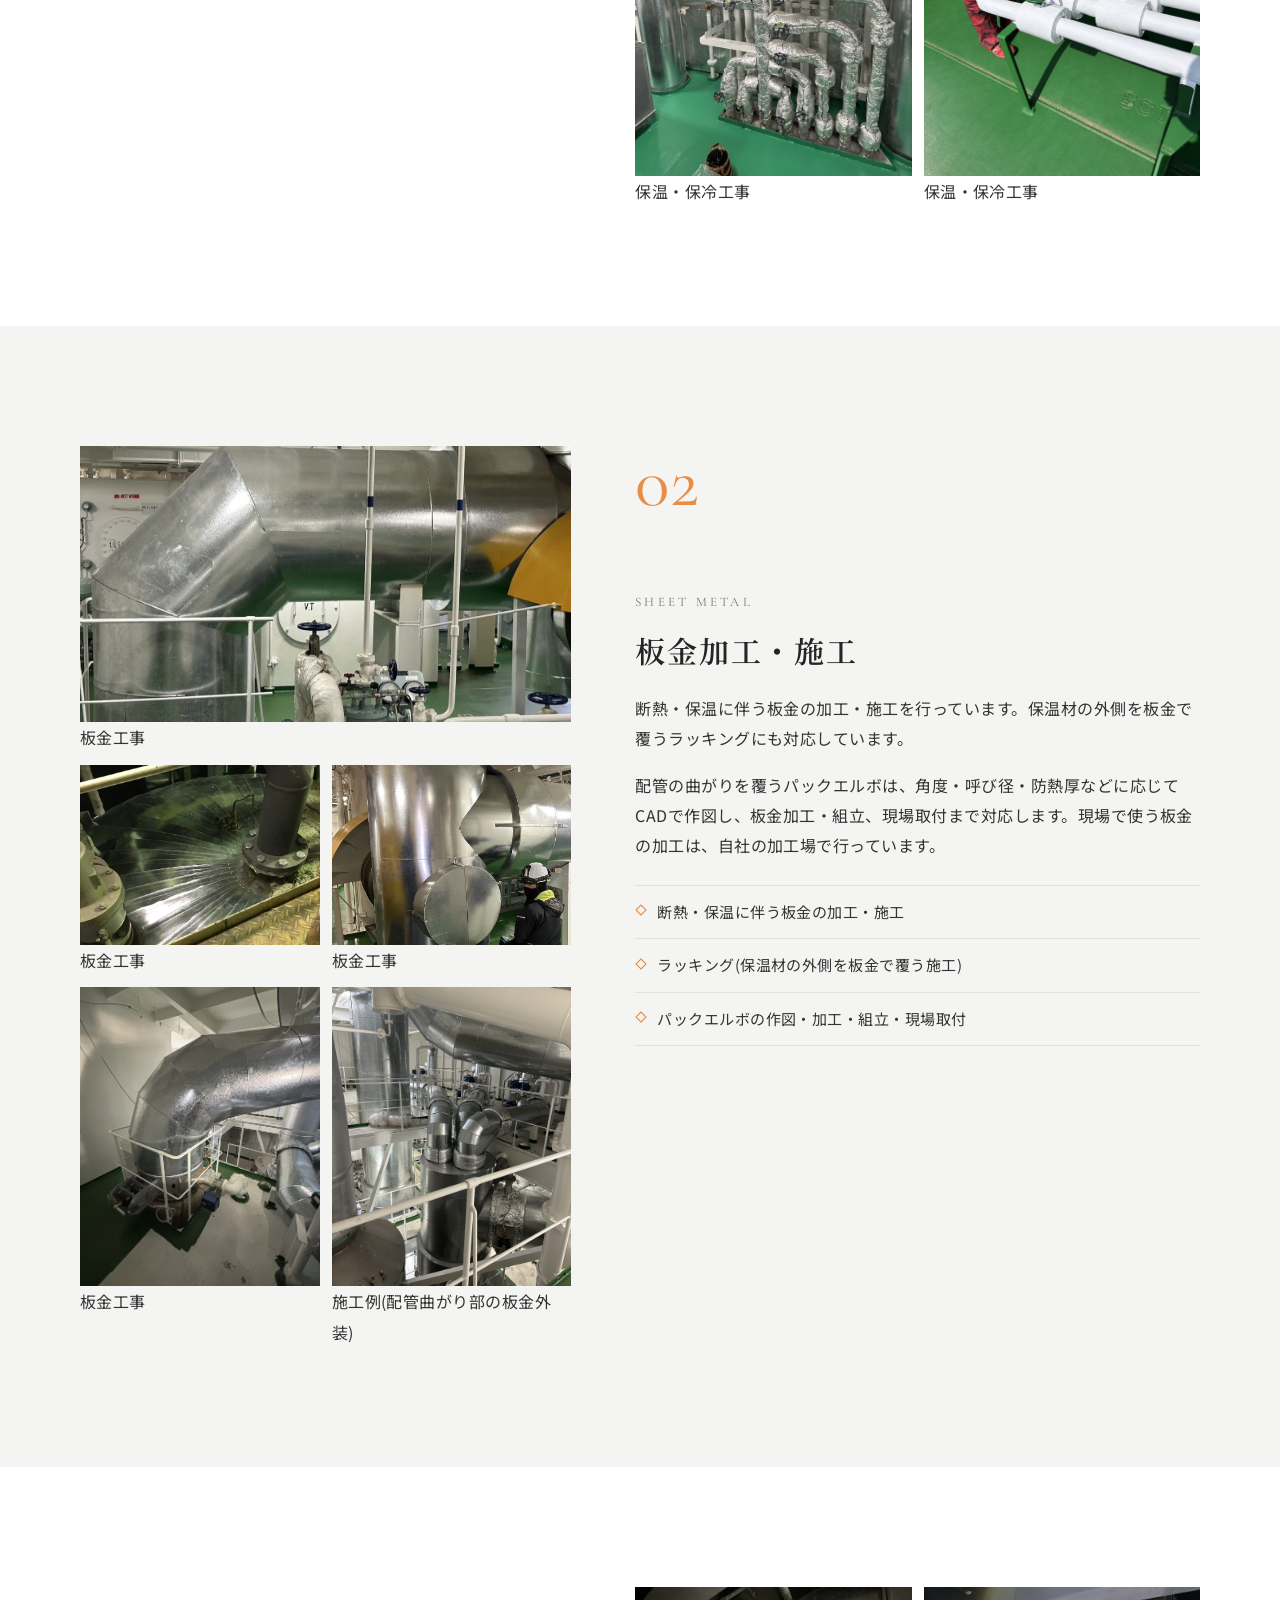
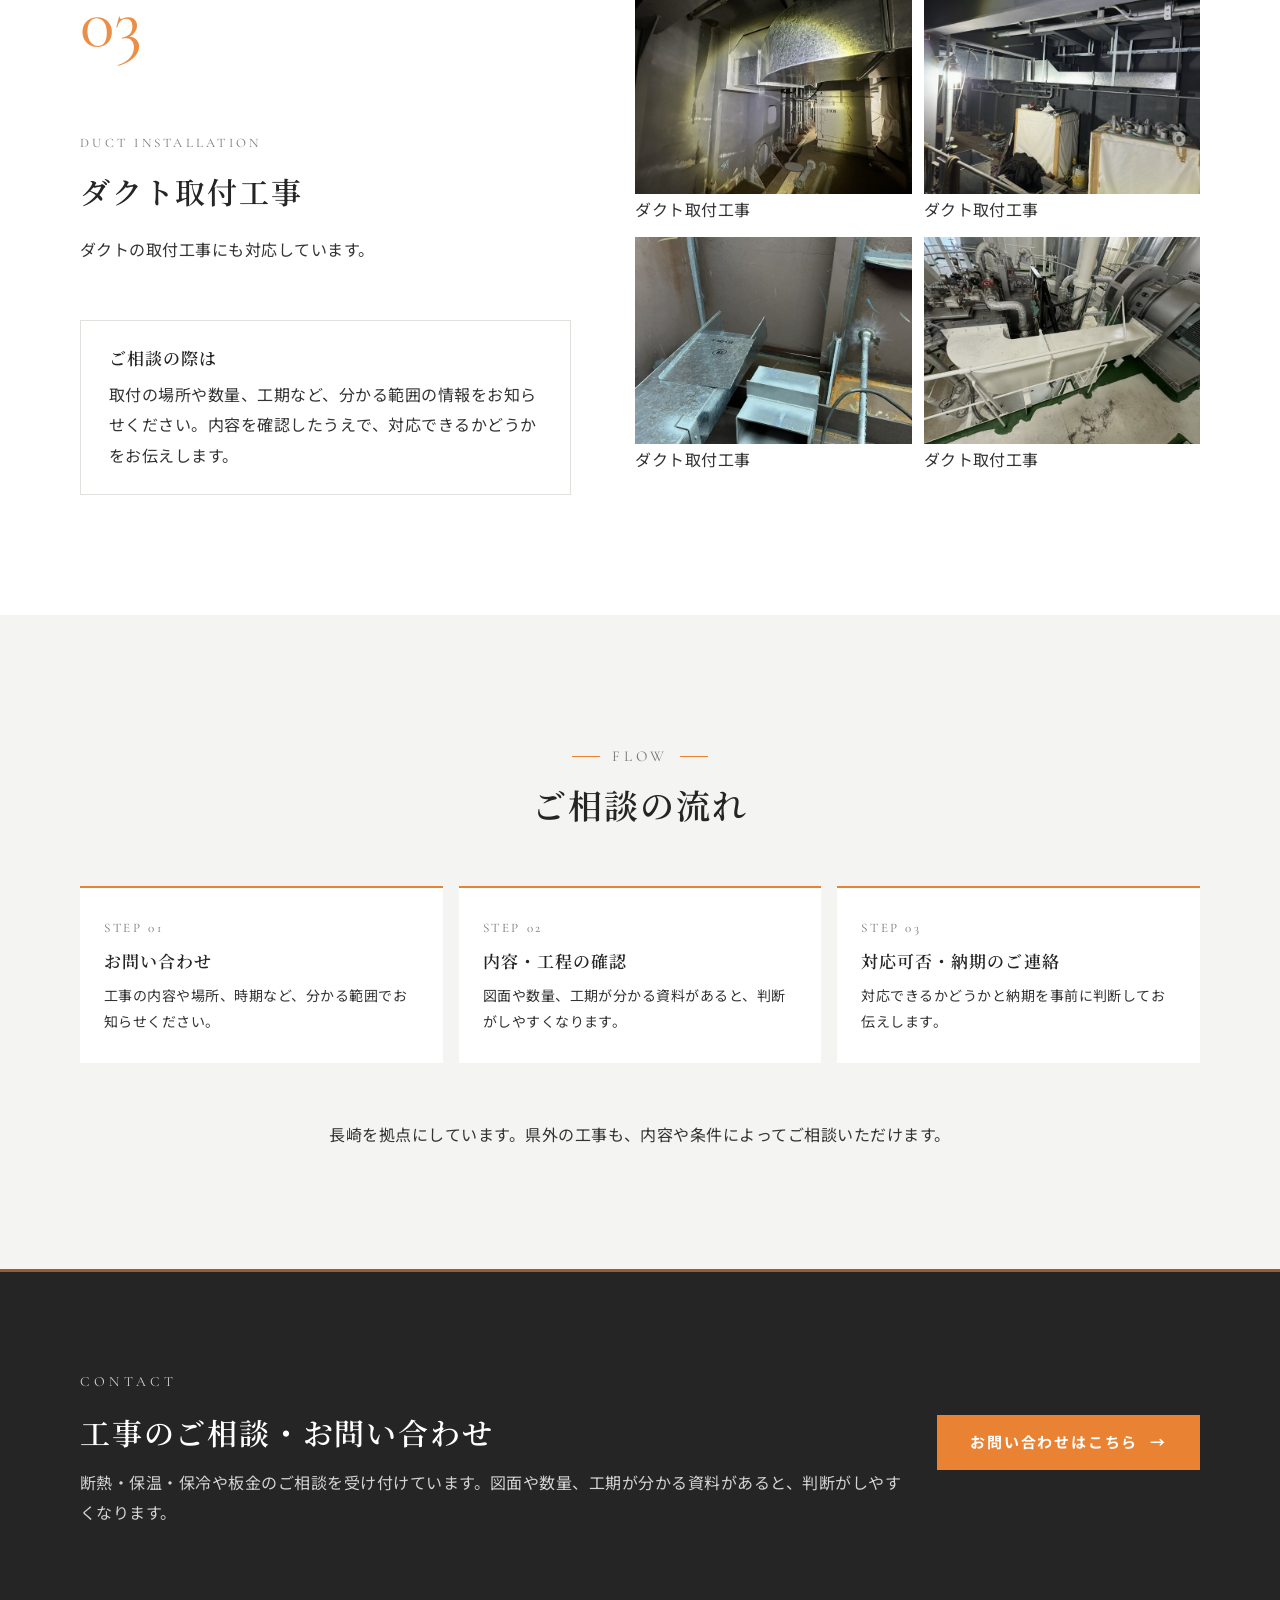
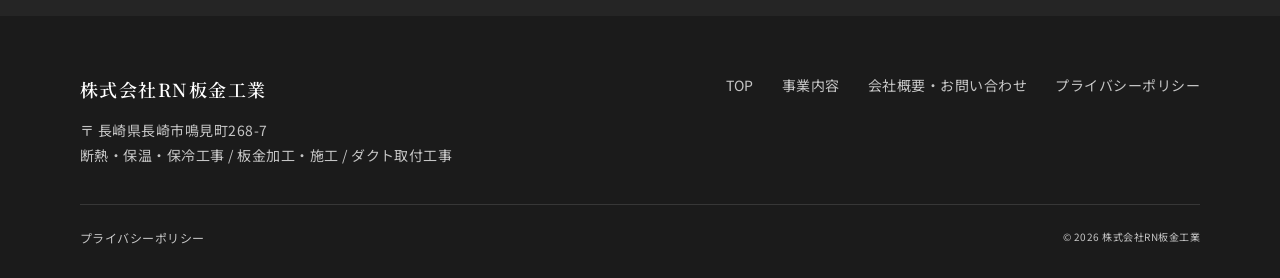
<file: service.html>
<!DOCTYPE html>
<html lang="ja">
<head>
<meta charset="UTF-8">
<meta name="viewport" content="width=device-width, initial-scale=1">
<title>事業内容 | 株式会社RN板金工業</title>
<meta name="description" content="株式会社RN板金工業の事業内容。船舶や設備の断熱・保温・保冷工事、それに伴う板金加工・施工、ダクト取付工事について、施工写真とあわせてご紹介します。">
<meta name="theme-color" content="#252525">
<!-- <link rel="icon" href="assets/img/favicon.png"> ファビコンは顧客ごとに差し替え -->
<link rel="preconnect" href="https://fonts.googleapis.com">
<link rel="preconnect" href="https://fonts.gstatic.com" crossorigin>
<link href="https://fonts.googleapis.com/css2?family=Cormorant+Garamond:wght@500;600&family=Noto+Sans+JP:wght@400;500;700&family=Noto+Serif+JP:wght@500;600&display=swap" rel="stylesheet">
<link rel="stylesheet" href="assets/css/style.css">
</head>
<body data-page="service">
<a class="skip-link" href="#main">本文へ移動</a>
<div id="top"></div><header class="site-header">
  <div class="container">
    <a class="brand" href="index.html" aria-label="株式会社RN板金工業 トップページへ">
      <span class="brand__mark" aria-hidden="true">RN</span><!-- ロゴ画像を使う場合:<img class="brand__logo" src="assets/img/logo.png" alt="" width="44" height="44"> -->
      <span class="brand__text"><span class="brand__name">株式会社RN板金工業</span><span class="brand__en">RN SHEET METAL INDUSTRY</span></span>
    </a>
    <button class="menu-btn" type="button" aria-expanded="false" aria-controls="gnav" aria-label="メニューを開く"><span></span></button>
    <nav class="gnav" id="gnav" aria-label="メインメニュー">
      <ul>
        <li><a href="index.html">TOP</a></li><li><a href="service.html" aria-current="page">事業内容</a></li><li><a href="company.html">会社概要・お問い合わせ</a></li><li class="gnav__cta"><a href="company.html#contact">お問い合わせ</a></li>
      </ul>
    </nav>
  </div>
</header>

<main id="main">
  <section class="page-hero">
    <div class="container">
      <p class="breadcrumb"><a href="index.html">TOP</a> / 事業内容</p>
      <p class="page-hero__en">SERVICE</p>
      <h1>事業内容</h1>
      <p>船舶や設備の断熱、保温・保冷と、それに伴う板金の加工・施工が本業です。ダクト取付工事にも対応しています。</p>
    </div>
  </section>

  <section class="section section--white" style="padding-bottom:0">
    <div class="container reveal">
      <nav class="svc-index" aria-label="事業内容の一覧">
        <a href="#insulation"><span><span class="svc-index__no">01</span><span class="svc-index__name">断熱・保温・保冷工事</span></span></a>
        <a href="#sheet-metal"><span><span class="svc-index__no">02</span><span class="svc-index__name">板金加工・施工</span></span></a>
        <a href="#duct"><span><span class="svc-index__no">03</span><span class="svc-index__name">ダクト取付工事</span></span></a>
      </nav>
    </div>
  </section>

  <section class="section section--white" id="insulation">
    <div class="container svc-block">
      <div class="svc-block__text reveal">
        <p class="svc-block__no">01</p>
        <p class="svc-block__en">INSULATION / THERMAL &amp; COLD</p>
        <h2>断熱・保温・保冷工事</h2>
        <p>船舶などの断熱工事と、保温・保冷工事を行っています。配管や設備の保温にも対応しています。</p>
        <ul class="svc-points">
          <li>断熱工事</li>
          <li>保温・保冷工事(配管・設備の保温を含む)</li>
        </ul>
      </div>
      <div class="svc-photos reveal">
        <figure class="photo"><div class="ph ph--wide"><img src="assets/img/in-hero1.jpg" alt="壁と天井一面に、ピンで留めたキルト状の断熱材が張られた区画" loading="lazy" decoding="async"></div><figcaption>断熱工事</figcaption></figure>
        <figure class="photo"><div class="ph"><img src="assets/img/in-hero2.jpg" alt="配管の奥の天井に、ピンで留めた銀色の断熱材が張られている" loading="lazy" decoding="async"></div><figcaption>断熱工事</figcaption></figure>
        <figure class="photo"><div class="ph"><img src="assets/img/tc-r2.jpg" alt="機器の上部で、アルミ被覆材で覆われた区画" loading="lazy" decoding="async"></div><figcaption>保温・保冷工事</figcaption></figure>
        <figure class="photo"><div class="ph ph--portrait"><img src="assets/img/tc-hero.jpg" alt="アルミ箔状の被覆材で巻かれた、弁の付いた何本もの配管" loading="lazy" decoding="async"></div><figcaption>保温・保冷工事</figcaption></figure>
        <figure class="photo"><div class="ph ph--portrait"><img src="assets/img/tc-r3.jpg" alt="白い保温材で覆われた弁付きの配管と、作業中の作業員" loading="lazy" decoding="async"></div><figcaption>保温・保冷工事</figcaption></figure>
      </div>
    </div>
  </section>

  <section class="section" id="sheet-metal">
    <div class="container svc-block svc-block--rev">
      <div class="svc-block__text reveal">
        <p class="svc-block__no">02</p>
        <p class="svc-block__en">SHEET METAL</p>
        <h2>板金加工・施工</h2>
        <p>断熱・保温に伴う板金の加工・施工を行っています。保温材の外側を板金で覆うラッキングにも対応しています。</p>
        <p>配管の曲がりを覆うパックエルボは、角度・呼び径・防熱厚などに応じてCADで作図し、板金加工・組立、現場取付まで対応します。現場で使う板金の加工は、自社の加工場で行っています。</p>
        <ul class="svc-points">
          <li>断熱・保温に伴う板金の加工・施工</li>
          <li>ラッキング(保温材の外側を板金で覆う施工)</li>
          <li>パックエルボの作図・加工・組立・現場取付</li>
        </ul>
      </div>
      <div class="svc-photos reveal">
        <figure class="photo"><div class="ph ph--wide"><img src="assets/img/sm-r3.jpg" alt="機器室で、大径の配管の曲がりと直管部を板金で覆った外装" loading="lazy" decoding="async"></div><figcaption>板金工事</figcaption></figure>
        <figure class="photo"><div class="ph"><img src="assets/img/sm-r1.jpg" alt="配管の根元まわりを放射状に継いだ板金で覆った外装" loading="lazy" decoding="async"></div><figcaption>板金工事</figcaption></figure>
        <figure class="photo"><div class="ph"><img src="assets/img/sm-r4.jpg" alt="大径の配管・機器まわりを板金で覆った外装と作業員" loading="lazy" decoding="async"></div><figcaption>板金工事</figcaption></figure>
        <figure class="photo"><div class="ph ph--portrait"><img src="assets/img/sm-r2.jpg" alt="大径配管の曲がり部分を板金で覆った外装" loading="lazy" decoding="async"></div><figcaption>板金工事</figcaption></figure>
        <figure class="photo"><div class="ph ph--portrait"><img src="assets/img/tp-site-s.jpg" alt="太い配管の曲がり部分を板金で覆った設備の現場" loading="lazy" decoding="async"></div><figcaption>施工例(配管曲がり部の板金外装)</figcaption></figure>
      </div>
    </div>
  </section>

  <section class="section section--white" id="duct">
    <div class="container svc-block">
      <div class="svc-block__text reveal">
        <p class="svc-block__no">03</p>
        <p class="svc-block__en">DUCT INSTALLATION</p>
        <h2>ダクト取付工事</h2>
        <p>ダクトの取付工事にも対応しています。</p>
        <div class="note-box u-mt-l">
          <h3>ご相談の際は</h3>
          <p>取付の場所や数量、工期など、分かる範囲の情報をお知らせください。内容を確認したうえで、対応できるかどうかをお伝えします。</p>
        </div>
      </div>
      <div class="svc-photos svc-photos--grid reveal">
        <figure class="photo"><div class="ph"><img src="assets/img/duct-3.jpg" alt="船内の区画に取り付けられた亜鉛めっきの角ダクト" loading="lazy" decoding="async"></div><figcaption>ダクト取付工事</figcaption></figure>
        <figure class="photo"><div class="ph"><img src="assets/img/duct-4.jpg" alt="天井沿いに取り付けられた亜鉛めっきの角ダクト" loading="lazy" decoding="async"></div><figcaption>ダクト取付工事</figcaption></figure>
        <figure class="photo"><div class="ph"><img src="assets/img/duct-2.jpg" alt="壁際に取り付けられた亜鉛めっきの角ダクトの部材" loading="lazy" decoding="async"></div><figcaption>ダクト取付工事</figcaption></figure>
        <figure class="photo"><div class="ph"><img src="assets/img/duct-1.jpg" alt="機器の横に取り付けられた白い角形のダクト" loading="lazy" decoding="async"></div><figcaption>ダクト取付工事</figcaption></figure>
      </div>
    </div>
  </section>

  <section class="section section--sub">
    <div class="container">
      <div class="sec-head sec-head--center reveal">
        <p class="sec-head__en">FLOW</p>
        <h2>ご相談の流れ</h2>
      </div>
      <ol class="flow reveal">
        <li><h3>お問い合わせ</h3><p>工事の内容や場所、時期など、分かる範囲でお知らせください。</p></li>
        <li><h3>内容・工程の確認</h3><p>図面や数量、工期が分かる資料があると、判断がしやすくなります。</p></li>
        <li><h3>対応可否・納期のご連絡</h3><p>対応できるかどうかと納期を事前に判断してお伝えします。</p></li>
      </ol>
      <p class="u-mt-l u-center reveal">長崎を拠点にしています。県外の工事も、内容や条件によってご相談いただけます。</p>
    </div>
  </section>
<section class="cta">
  <div class="container reveal">
    <div>
      <p class="cta__en">CONTACT</p>
      <h2>工事のご相談・お問い合わせ</h2>
      <p>断熱・保温・保冷や板金のご相談を受け付けています。図面や数量、工期が分かる資料があると、判断がしやすくなります。</p>
    </div>
    <a class="btn btn--light" href="company.html#contact">お問い合わせはこちら</a>
  </div>
</section>
</main>
<footer class="site-footer">
  <div class="container">
    <div class="footer-top">
      <div class="footer-brand">
        <span class="brand__name">株式会社RN板金工業</span>
        <address>〒 長崎県長崎市鳴見町268-7<br>断熱・保温・保冷工事 / 板金加工・施工 / ダクト取付工事</address>
      </div>
      <nav class="footer-nav" aria-label="フッターメニュー"><ul><li><a href="index.html">TOP</a></li><li><a href="service.html">事業内容</a></li><li><a href="company.html">会社概要・お問い合わせ</a></li><li><a href="privacy.html">プライバシーポリシー</a></li></ul></nav>
    </div>
    <div class="footer-bottom">
      <a href="privacy.html">プライバシーポリシー</a>
      <small>&copy; <span data-year>2026</span> 株式会社RN板金工業</small>
    </div>
  </div>
</footer>
<a class="pagetop" href="#top" aria-label="ページの先頭へ">↑</a>
<script src="assets/js/main.js"></script>
</body>
</html>
</file>
<file: assets/css/style.css>
/* =========================================================
   S.M.HP シンプルプラン 共通スタイル
   ---------------------------------------------------------
   顧客ごとの差し替えは、まず下の :root の変数を変更する。
   ========================================================= */
:root {
  /* --- テーマカラー(ネイビー × シャンパンゴールド) --- */
  /* ブラック × オレンジ × ホワイト(ブルー系は使わない) */
  --c-main: #252525;        /* メイン:ブラック(ヘッダー・見出し・重要な背景) */
  --c-main-deep: #1B1B1B;   /* ブラックの濃色(フッター・黒ボタンのホバー) */
  --c-accent: #E98232;      /* アクセント:オレンジ(お問い合わせボタン・ライン・アイコン) */
  --c-accent-dark: #D06F22; /* オレンジのホバー色 */
  --c-bg: #FFFFFF;          /* メイン背景:ホワイト */
  --c-text: #333333;        /* 本文:ダークグレー */
  --c-sub-bg: #F4F4F2;      /* サブ背景:ライトグレー */
  --c-white: #FFFFFF;
  --c-muted: #777777;       /* 補助:ミディアムグレー(補足情報・控えめな装飾) */
  --c-line: #E0E0DD;        /* 罫線(白・ライトグレー上) */
  --c-line-strong: #BDBDBA; /* 入力欄の枠線 */
  /* 半透明色(すべて無彩色またはオレンジから算出) */
  --c-main-a97: rgba(37, 37, 37, .97);
  --c-dark-line: rgba(255, 255, 255, .12);  /* 黒背景上の区切り線 */
  --c-accent-a10: rgba(233, 130, 50, .10);
  --c-accent-a40: rgba(233, 130, 50, .40);
  --c-shadow: rgba(0, 0, 0, .10);

  /* --- 文字 --- */
  --f-sans: "Noto Sans JP", "Hiragino Kaku Gothic ProN", "Yu Gothic", Meiryo, sans-serif;
  --f-serif: "Noto Serif JP", "Hiragino Mincho ProN", "Yu Mincho", serif;
  --f-en: "Cormorant Garamond", "Noto Serif JP", serif;

  /* --- レイアウト --- */
  --w-content: 1120px;
  --gutter: clamp(16px, 4vw, 40px);
  --header-h: 72px;
  --radius: 2px;
  color-scheme: light;
}

*, *::before, *::after { box-sizing: border-box; }
html { scroll-behavior: smooth; -webkit-text-size-adjust: 100%; scroll-padding-top: calc(var(--header-h) + 16px); }
body {
  margin: 0;
  background: var(--c-bg);
  color: var(--c-text);
  font-family: var(--f-sans);
  font-size: 16px;
  line-height: 1.9;
  letter-spacing: .03em;
  overflow-x: hidden;
}
img { max-width: 100%; height: auto; display: block; }
a { color: inherit; }
a:focus-visible { outline: 2px solid var(--c-accent); outline-offset: 2px; }
h1, h2, h3 { font-family: var(--f-serif); font-weight: 600; line-height: 1.5; color: var(--c-main); margin: 0; letter-spacing: .06em; }
p { margin: 0 0 1em; }
p:last-child { margin-bottom: 0; }

.skip-link { position: absolute; left: -9999px; top: 0; }
.skip-link:focus { left: 12px; top: 12px; z-index: 200; background: var(--c-white); padding: 8px 12px; }

.container { width: 100%; max-width: calc(var(--w-content) + var(--gutter) * 2); margin: 0 auto; padding: 0 var(--gutter); }

/* ---------------- Header ---------------- */
.site-header {
  position: sticky; top: env(safe-area-inset-top, 0px); z-index: 100;
  background: var(--c-main-a97);
  color: var(--c-white);
  border-bottom: 1px solid var(--c-dark-line);
}
.site-header .container { display: flex; align-items: center; justify-content: space-between; height: var(--header-h); gap: 16px; }
.brand { display: flex; align-items: center; gap: 12px; text-decoration: none; min-width: 0; }
.brand__logo { width: 44px; height: 44px; flex: none; object-fit: contain; background: var(--c-white); border-radius: 50%; padding: 4px; }
.brand__mark {
  width: 44px; height: 44px; flex: none; display: grid; place-items: center;
  border: 1px solid var(--c-accent); color: var(--c-accent);
  font-family: var(--f-en); font-size: 18px; font-weight: 600; letter-spacing: .04em;
}
.brand__text { display: flex; flex-direction: column; line-height: 1.3; min-width: 0; }
.brand__name { font-family: var(--f-serif); font-size: 17px; font-weight: 600; letter-spacing: .08em; white-space: nowrap; }
.brand__en { font-family: var(--f-en); font-size: 11px; letter-spacing: .2em; color: var(--c-accent); white-space: nowrap; }

.gnav ul { list-style: none; margin: 0; padding: 0; display: flex; align-items: center; gap: 4px; }
.gnav a {
  display: block; padding: 10px 16px; text-decoration: none; font-size: 14px; letter-spacing: .1em;
  position: relative; color: rgba(255,255,255,.88);
}
.gnav a::after {
  content: ""; position: absolute; left: 16px; right: 16px; bottom: 4px; height: 1px;
  background: var(--c-accent); transform: scaleX(0); transform-origin: left; transition: transform .25s;
}
.gnav a:hover::after, .gnav a[aria-current="page"]::after { transform: scaleX(1); }
.gnav a[aria-current="page"] { color: var(--c-white); }
.gnav .gnav__cta a { border: 1px solid var(--c-accent); background: var(--c-accent); color: var(--c-white); font-weight: 700; margin-left: 8px; }
.gnav .gnav__cta a::after { display: none; }
.gnav .gnav__cta a:hover, .gnav .gnav__cta a:focus-visible { background: var(--c-accent-dark); border-color: var(--c-accent-dark); color: var(--c-white); }

.menu-btn {
  display: none; width: 44px; height: 44px; background: none; border: 1px solid rgba(255,255,255,.3);
  color: var(--c-white); cursor: pointer; position: relative; flex: none;
}
.menu-btn span, .menu-btn span::before, .menu-btn span::after {
  position: absolute; left: 11px; width: 20px; height: 1.5px; background: currentColor; content: ""; transition: transform .25s, opacity .25s;
}
.menu-btn span { top: 21px; }
.menu-btn span::before { left: 0; top: -6px; }
.menu-btn span::after { left: 0; top: 6px; }
.menu-btn[aria-expanded="true"] span { background: transparent; }
.menu-btn[aria-expanded="true"] span::before { transform: translateY(6px) rotate(45deg); }
.menu-btn[aria-expanded="true"] span::after { transform: translateY(-6px) rotate(-45deg); }

@media (max-width: 860px) {
  :root { --header-h: 64px; }
  .menu-btn { display: block; }
  .brand__name { font-size: 15px; }
  .brand__logo, .brand__mark { width: 38px; height: 38px; }
  .gnav {
    position: fixed; top: var(--header-h); left: 0; right: 0;
    background: var(--c-main); border-bottom: 1px solid var(--c-dark-line);
    max-height: 0; overflow: hidden; transition: max-height .3s ease;
  }
  .gnav.is-open { max-height: 420px; }
  .gnav ul { flex-direction: column; align-items: stretch; padding: 8px var(--gutter) 20px; gap: 0; }
  .gnav a { padding: 14px 4px; border-bottom: 1px solid rgba(255,255,255,.1); font-size: 15px; }
  .gnav a::after { display: none; }
  .gnav a[aria-current="page"] { color: var(--c-accent); }
  .gnav .gnav__cta a { margin: 16px 0 0; text-align: center; border-bottom: 1px solid var(--c-accent); color: var(--c-white); }
}

/* ---------------- Common section parts ---------------- */
.section { padding: clamp(64px, 10vw, 120px) 0; background: var(--c-sub-bg); }
.section--white { background: var(--c-white); }
.section--sub { background: var(--c-sub-bg); }
.section--dark { background: var(--c-main); color: rgba(255,255,255,.9); }
.section--navy h2, .section--navy h3 { color: var(--c-white); }

.sec-head { margin-bottom: clamp(32px, 5vw, 56px); }
.sec-head--center { text-align: center; }
.sec-head__en {
  display: inline-flex; align-items: center; gap: 12px;
  font-family: var(--f-en); font-size: 15px; letter-spacing: .25em; color: var(--c-muted); margin-bottom: 8px;
}
.sec-head__en::before { content: ""; width: 28px; height: 1px; background: var(--c-accent); }
.sec-head--center .sec-head__en::after { content: ""; width: 28px; height: 1px; background: var(--c-accent); }
.sec-head h2 { font-size: clamp(24px, 3.4vw, 34px); }
.sec-head__lead { margin-top: 16px; max-width: 46em; }
.sec-head--center .sec-head__lead { margin-left: auto; margin-right: auto; }

.btn {
  display: inline-flex; align-items: center; justify-content: center; gap: 12px;
  min-height: 52px; padding: 12px 32px; text-decoration: none; font-size: 15px; letter-spacing: .12em; white-space: nowrap;
  border: 1px solid var(--c-main); color: var(--c-white); background: var(--c-main); transition: background .2s, border-color .2s;
}
.btn::after { content: "→"; font-family: var(--f-sans); transition: transform .2s; }
.btn:hover, .btn:focus-visible { background: var(--c-main-deep); border-color: var(--c-main-deep); }
.btn:hover::after { transform: translateX(4px); }
.btn:focus-visible { outline: 2px solid var(--c-accent); outline-offset: 3px; }
.btn::after { color: var(--c-accent); }
.btn--fill { background: var(--c-main); color: var(--c-white); }
/* お問い合わせボタン:オレンジ背景・白文字 */
.btn--light { background: var(--c-accent); border-color: var(--c-accent); color: var(--c-white); font-weight: 700; }
.btn--light::after { color: var(--c-white); }
.btn--light:hover, .btn--light:focus-visible { background: var(--c-accent-dark); border-color: var(--c-accent-dark); color: var(--c-white); }
.btn--light:focus-visible { outline-color: var(--c-white); }

/* 画像枠:比率を固定して object-fit で表示。画像が無い場合は .is-missing で枠だけ表示 */
.ph { position: relative; overflow: hidden; background: var(--c-sub-bg); aspect-ratio: 4 / 3; margin: 0; }
.ph--wide { aspect-ratio: 16 / 9; }
.ph--square { aspect-ratio: 1 / 1; }
.ph img { width: 100%; height: 100%; object-fit: cover; }
.ph.is-missing img { display: none; }
.ph.is-missing::before {
  content: "写真差し替え枠"; position: absolute; inset: 0; display: grid; place-items: center;
  color: var(--c-muted); font-size: 13px; letter-spacing: .15em;
  background: repeating-linear-gradient(135deg, var(--c-sub-bg) 0 14px, var(--c-line) 14px 28px);
}
.ph figcaption, .caption { font-size: 13px; color: var(--c-muted); margin-top: 10px; }
figure.photo { margin: 0; }

/* ---------------- Page hero (下層ページ) ---------------- */
.page-hero {
  background: var(--c-main); color: var(--c-white);
  padding: clamp(56px, 9vw, 104px) 0 clamp(48px, 7vw, 80px);
  position: relative; overflow: hidden;
}
.page-hero::after {
  content: ""; position: absolute; right: -10%; top: 0; bottom: 0; width: 55%;
  background: linear-gradient(115deg, transparent 0 40%, rgba(255,255,255,.05) 40% 41%, transparent 41% 62%, rgba(255,255,255,.04) 62% 63%, transparent 63%);
  pointer-events: none;
}
.page-hero__en { font-family: var(--f-en); color: var(--c-accent); letter-spacing: .3em; font-size: 15px; }
.page-hero h1 { color: var(--c-white); font-size: clamp(28px, 4.6vw, 44px); margin-top: 6px; }
.page-hero p { margin-top: 16px; max-width: 40em; color: rgba(255,255,255,.82); }
.breadcrumb { font-size: 12px; letter-spacing: .1em; color: rgba(255,255,255,.6); margin-bottom: 20px; }
.breadcrumb a { color: rgba(255,255,255,.75); text-decoration: none; }
.breadcrumb a:hover { color: var(--c-accent); }

/* ---------------- TOP: First view ---------------- */
.fv {
  position: relative; min-height: min(88vh, 760px); display: flex; align-items: flex-end;
  color: var(--c-white); background: var(--c-main); overflow: hidden;
}
.fv__bg { position: absolute; inset: 0; margin: 0; }
.fv__bg img { width: 100%; height: 100%; object-fit: cover; }
.fv__bg::after {
  content: ""; position: absolute; inset: 0;
  background: linear-gradient(180deg, rgba(0,0,0,.30) 0%, rgba(0,0,0,.45) 45%, rgba(20,20,20,.88) 100%);
}
.fv__bg.is-missing img { display: none; }
.fv__inner { position: relative; z-index: 1; padding-bottom: clamp(48px, 9vh, 96px); padding-top: 120px; width: 100%; }
.fv__meta { font-family: var(--f-en); letter-spacing: .3em; font-size: 14px; color: var(--c-white); display: flex; align-items: center; gap: 14px; }
.fv__meta::before { content: ""; width: 40px; height: 1px; background: var(--c-accent); }
.fv h1 { color: var(--c-white); font-size: clamp(30px, 5.6vw, 60px); line-height: 1.4; margin-top: 18px; letter-spacing: .08em; }
.fv__company { margin-top: 20px; font-family: var(--f-serif); font-size: clamp(15px, 1.8vw, 18px); letter-spacing: .15em; color: rgba(255,255,255,.88); }
.fv__tags { display: flex; flex-wrap: wrap; gap: 8px; margin: 28px 0 0; padding: 0; list-style: none; }
.fv__tags li { border: 1px solid rgba(255,255,255,.4); padding: 4px 14px; font-size: 13px; letter-spacing: .12em; }

/* ---------------- TOP: About ---------------- */
.about { display: grid; grid-template-columns: 1.05fr 1fr; gap: clamp(32px, 6vw, 80px); align-items: center; }
.about__text h2 { font-size: clamp(22px, 3vw, 30px); margin-bottom: 24px; }
.about__photos { display: grid; grid-template-columns: 1fr 1fr; gap: 12px; }
.about__photos .photo:first-child { grid-column: 1 / -1; }
@media (max-width: 860px) { .about { grid-template-columns: 1fr; } }

/* ---------------- Service cards (TOP) ---------------- */
.svc-grid { display: grid; grid-template-columns: repeat(3, 1fr); gap: 24px; }
.svc-card { background: var(--c-white); display: flex; flex-direction: column; text-decoration: none; border-top: 2px solid var(--c-main); transition: transform .25s, box-shadow .25s; }
.svc-card:hover { transform: translateY(-4px); box-shadow: 0 14px 30px var(--c-shadow); border-top-color: var(--c-accent); }
.svc-card .ph { aspect-ratio: 3 / 2; }
.svc-card__body { padding: 24px 24px 28px; display: flex; flex-direction: column; flex: 1; }
.svc-card__no { font-family: var(--f-en); color: var(--c-muted); letter-spacing: .2em; font-size: 14px; }
.svc-card h3 { font-size: 19px; margin: 4px 0 12px; }
.svc-card p { font-size: 14px; line-height: 1.85; flex: 1; }
.svc-card__more { margin-top: 18px; font-size: 13px; letter-spacing: .15em; color: var(--c-main); font-weight: 700; }
.svc-card__more::after { content: " →"; color: var(--c-accent); }
@media (max-width: 900px) { .svc-grid { grid-template-columns: 1fr; } .svc-card { display: grid; grid-template-columns: 38% 1fr; } .svc-card .ph { aspect-ratio: auto; height: 100%; min-height: 160px; } }
@media (max-width: 560px) { .svc-card { display: flex; } .svc-card .ph { aspect-ratio: 3 / 2; height: auto; min-height: 0; } }

/* ---------------- Works gallery ---------------- */
.works { display: grid; grid-template-columns: repeat(4, 1fr); gap: 12px; }
.works .photo:nth-child(1) { grid-column: span 2; grid-row: span 2; }
.works .photo:nth-child(1) { display: flex; flex-direction: column; }
.works .photo:nth-child(1) .ph { aspect-ratio: auto; flex: 1; min-height: 240px; }
.works .ph { aspect-ratio: 4 / 3; }
.works figcaption { font-size: 12px; color: var(--c-muted); margin-top: 6px; }
@media (max-width: 760px) {
  .works { grid-template-columns: 1fr 1fr; }
  .works .photo:nth-child(1) { grid-column: 1 / -1; grid-row: auto; }
  .works .photo:nth-child(1) .ph { aspect-ratio: 16 / 10; flex: none; min-height: 0; }
}

/* ---------------- Info summary (TOP) ---------------- */
.info-split { display: grid; grid-template-columns: 1fr 1fr; gap: clamp(32px, 6vw, 72px); align-items: start; }
@media (max-width: 860px) { .info-split { grid-template-columns: 1fr; } }

.dl-table { margin: 0; border-top: 1px solid var(--c-line); }
.dl-table > div { display: grid; grid-template-columns: 9em 1fr; border-bottom: 1px solid var(--c-line); }
.dl-table dt { padding: 18px 12px 18px 0; font-weight: 600; color: var(--c-main); font-size: 15px; }
.dl-table dd { margin: 0; padding: 18px 0; font-size: 15px; min-width: 0; overflow-wrap: anywhere; }
.dl-table dd ul { margin: 0; padding-left: 1.2em; }
@media (max-width: 560px) {
  .dl-table > div { grid-template-columns: 1fr; }
  .dl-table dt { padding: 16px 0 0; font-size: 14px; }
  .dl-table dd { padding: 4px 0 16px; }
}

/* 差し替え項目(既存情報が確認できない項目) */
.replace-slot {
  display: inline-block; font-size: 13px; color: var(--c-muted);
  border: 1px dashed var(--c-accent); padding: 2px 10px; letter-spacing: .08em; background: var(--c-accent-a10);
}

/* ---------------- CTA ---------------- */
.cta { background: var(--c-main); color: var(--c-white); position: relative; overflow: hidden; }
.cta .container { position: relative; display: flex; align-items: center; justify-content: space-between; gap: 32px; padding-top: clamp(56px, 8vw, 88px); padding-bottom: clamp(56px, 8vw, 88px); }
.cta::before { content: ""; position: absolute; left: 0; right: 0; top: 0; height: 3px; background: var(--c-accent); opacity: .6; }
.cta h2 { color: var(--c-white); font-size: clamp(22px, 3vw, 30px); }
.cta p { color: rgba(255,255,255,.8); margin-top: 12px; }
.cta__en { font-family: var(--f-en); color: var(--c-accent); letter-spacing: .3em; font-size: 14px; }
@media (max-width: 760px) { .cta .container { flex-direction: column; align-items: flex-start; } }

/* ---------------- Service page ---------------- */
.svc-index { display: grid; grid-template-columns: repeat(3, 1fr); gap: 1px; background: var(--c-line); border: 1px solid var(--c-line); }
.svc-index a { background: var(--c-white); padding: 22px 24px; text-decoration: none; display: flex; align-items: center; justify-content: space-between; gap: 12px; transition: background .2s; }
.svc-index a:hover { background: var(--c-bg); }
.svc-index__no { font-family: var(--f-en); color: var(--c-muted); letter-spacing: .15em; margin-right: 12px; }
.svc-index__name { font-family: var(--f-serif); color: var(--c-main); font-weight: 600; }
.svc-index a::after { content: "↓"; color: var(--c-accent); }
@media (max-width: 760px) { .svc-index { grid-template-columns: 1fr; } }

.svc-block { display: grid; grid-template-columns: 1fr 1.15fr; gap: clamp(32px, 5vw, 64px); align-items: start; }
.svc-block--rev .svc-block__text { order: 2; }
.svc-block__no { font-family: var(--f-en); font-size: clamp(48px, 7vw, 72px); color: var(--c-accent); line-height: 1; opacity: .9; }
.svc-block h2 { font-size: clamp(22px, 3vw, 30px); margin: 12px 0 20px; }
.svc-block__en { font-family: var(--f-en); letter-spacing: .25em; font-size: 13px; color: var(--c-muted); }
.svc-points { list-style: none; padding: 0; margin: 24px 0 0; border-top: 1px solid var(--c-line); }
.svc-points li { padding: 12px 0 12px 22px; border-bottom: 1px solid var(--c-line); position: relative; font-size: 15px; }
.svc-points li::before { content: ""; position: absolute; left: 2px; top: 1.35em; width: 8px; height: 8px; border: 1px solid var(--c-accent); transform: rotate(45deg); }
.svc-photos { display: grid; grid-template-columns: 1fr 1fr; gap: 12px; }
.svc-photos .photo:first-child { grid-column: 1 / -1; }
.svc-photos--single { grid-template-columns: 1fr; }
@media (max-width: 860px) { .svc-block { grid-template-columns: 1fr; } .svc-block--rev .svc-block__text { order: 0; } }

.note-box { border: 1px solid var(--c-line); background: var(--c-white); padding: 24px 28px; }
.note-box h3 { font-size: 17px; margin-bottom: 8px; }

.flow { list-style: none; margin: 0; padding: 0; display: grid; grid-template-columns: repeat(3, 1fr); gap: 16px; counter-reset: flow; }
.flow li { background: var(--c-white); padding: 28px 24px; border-top: 2px solid var(--c-accent); counter-increment: flow; }
.flow li::before { content: "STEP " counter(flow, decimal-leading-zero); font-family: var(--f-en); letter-spacing: .2em; color: var(--c-muted); font-size: 13px; display: block; margin-bottom: 8px; }
.flow h3 { font-size: 17px; margin-bottom: 8px; }
.flow p { font-size: 14px; }
@media (max-width: 760px) { .flow { grid-template-columns: 1fr; } }

/* ---------------- Company page ---------------- */
.map-wrap { position: relative; aspect-ratio: 16 / 9; background: var(--c-sub-bg); border: 1px solid var(--c-line); }
.map-wrap iframe { position: absolute; inset: 0; width: 100%; height: 100%; border: 0; }
@media (max-width: 560px) { .map-wrap { aspect-ratio: 4 / 3; } }
.map-link { display: inline-block; margin-top: 12px; font-size: 14px; color: var(--c-main); text-decoration-color: var(--c-accent); text-underline-offset: 4px; }

.two-photos { display: grid; grid-template-columns: 1fr 1fr; gap: 16px; }
@media (max-width: 560px) { .two-photos { grid-template-columns: 1fr; } }

/* ---------------- Form (見た目のみ) ---------------- */
.form-card { background: var(--c-white); padding: clamp(24px, 5vw, 56px); border-top: 2px solid var(--c-main); }
.form-notice {
  display: flex; gap: 12px; align-items: flex-start; background: var(--c-sub-bg); border: 1px solid var(--c-line); border-left: 3px solid var(--c-accent);
  padding: 14px 18px; font-size: 14px; margin-bottom: 32px; line-height: 1.7;
}
.form-notice strong { color: var(--c-main); }
.form-row { display: grid; grid-template-columns: 13em 1fr; gap: 16px; padding: 18px 0; border-bottom: 1px solid var(--c-line); align-items: start; }
.form-row:first-of-type { border-top: 1px solid var(--c-line); }
.form-row label { font-weight: 600; color: var(--c-main); padding-top: 10px; font-size: 15px; display: flex; align-items: center; gap: 10px; flex-wrap: wrap; }
.req, .opt { font-size: 11px; font-weight: 500; padding: 1px 8px; letter-spacing: .1em; line-height: 1.8; }
.req { background: var(--c-main); color: var(--c-white); }
.opt { background: var(--c-sub-bg); color: var(--c-muted); }
.form-row input, .form-row textarea {
  width: 100%; font: inherit; font-size: 16px; color: var(--c-text);
  padding: 12px 14px; border: 1px solid var(--c-line-strong); background: var(--c-white); border-radius: var(--radius);
}
.form-row input:focus, .form-row textarea:focus { outline: 2px solid var(--c-accent); outline-offset: 1px; background: var(--c-white); }
.form-row textarea { min-height: 180px; resize: vertical; }
.form-foot { text-align: center; margin-top: 32px; }
.form-foot p { font-size: 13px; color: var(--c-muted); }
.form-submit {
  min-width: 260px; min-height: 56px; font: inherit; font-size: 15px; letter-spacing: .15em;
  background: var(--c-sub-bg); color: var(--c-muted); border: 1px dashed var(--c-muted); cursor: not-allowed; margin-bottom: 16px;
}
@media (max-width: 680px) {
  .form-row { grid-template-columns: 1fr; gap: 6px; }
  .form-row label { padding-top: 0; }
  .form-submit { width: 100%; min-width: 0; }
}

/* ---------------- Privacy ---------------- */
.prose { max-width: 820px; }
.prose h2 { font-size: 20px; margin: 48px 0 14px; padding-left: 14px; border-left: 3px solid var(--c-accent); }
.prose h2:first-child { margin-top: 0; }
.prose ul, .prose ol { padding-left: 1.4em; }
.prose li { margin-bottom: .4em; }

/* ---------------- Footer ---------------- */
.site-footer { background: var(--c-main-deep); color: rgba(255,255,255,.75); font-size: 14px; }
.site-footer .container { padding-top: 56px; padding-bottom: 28px; }
.footer-top { display: flex; justify-content: space-between; gap: 32px; flex-wrap: wrap; padding-bottom: 36px; border-bottom: 1px solid var(--c-dark-line); }
.footer-brand .brand__name { color: var(--c-white); font-size: 18px; }
.footer-brand address { font-style: normal; margin-top: 12px; line-height: 1.8; }
.footer-nav ul { list-style: none; margin: 0; padding: 0; display: flex; flex-wrap: wrap; gap: 8px 28px; }
.footer-nav a { text-decoration: none; }
.footer-nav a:hover { color: var(--c-accent); }
.footer-bottom { display: flex; justify-content: space-between; flex-wrap: wrap; gap: 12px; padding-top: 22px; font-size: 12px; }
.footer-bottom a { text-decoration: none; }
.footer-bottom a:hover { color: var(--c-accent); }

.pagetop {
  position: fixed; right: 16px; bottom: 16px; width: 48px; height: 48px; z-index: 90;
  display: grid; place-items: center; background: var(--c-main); color: var(--c-accent);
  border: 1px solid var(--c-accent-a40); text-decoration: none; font-size: 18px;
  opacity: 0; pointer-events: none; transition: opacity .3s;
}
.pagetop.is-show { opacity: 1; pointer-events: auto; }

/* ---------------- Reveal animation ---------------- */
.js .reveal { opacity: 0; transform: translateY(18px); transition: opacity .8s ease, transform .8s ease; }
.js .reveal.is-in { opacity: 1; transform: none; }
@media (prefers-reduced-motion: reduce) {
  html { scroll-behavior: auto; }
  .js .reveal { opacity: 1; transform: none; transition: none; }
}

.u-mt-l { margin-top: clamp(32px, 5vw, 56px); }
.u-center { text-align: center; }
.sp-only { display: none; }
@media (max-width: 560px) { .sp-only { display: inline; } }

/* 写真のない事業カード用の面(写真が用意できたら .ph に置き換え可) */
.svc-card__plate {
  aspect-ratio: 3 / 2; display: grid; place-items: center; background: var(--c-main);
  background-image: repeating-linear-gradient(90deg, rgba(255,255,255,.04) 0 1px, transparent 1px 28px);
}
.svc-card__plate span { font-family: var(--f-en); color: var(--c-accent); letter-spacing: .4em; font-size: 22px; border: 1px solid var(--c-accent-a40); padding: 10px 22px; }
@media (max-width: 900px) { .svc-card__plate { aspect-ratio: auto; height: 100%; min-height: 160px; } }
@media (max-width: 560px) { .svc-card__plate { aspect-ratio: 3 / 2; height: auto; min-height: 0; } }
.ph--portrait { aspect-ratio: 4 / 5; }
.svc-photos--single { max-width: 520px; }
.fv__bg img { object-position: center 40%; }

/* ファーストビュー内のページ内リンク */
.fv__links { display: flex; flex-wrap: wrap; gap: 8px 28px; margin-top: 28px; }
.fv__links a { color: var(--c-white); text-decoration: none; font-size: 14px; letter-spacing: .12em; padding: 8px 0; border-bottom: 1px solid var(--c-accent); }
.fv__links a:hover { color: var(--c-accent); }

/* 写真4枚を同じ大きさで並べる */
.svc-photos--grid .photo:first-child { grid-column: auto; }

/* 本文中のリンク:黒文字+オレンジの下線 */
.prose a, .form-foot a { color: var(--c-main); text-decoration-color: var(--c-accent); text-underline-offset: 4px; }
.prose a.btn { color: var(--c-white); }
</file>
